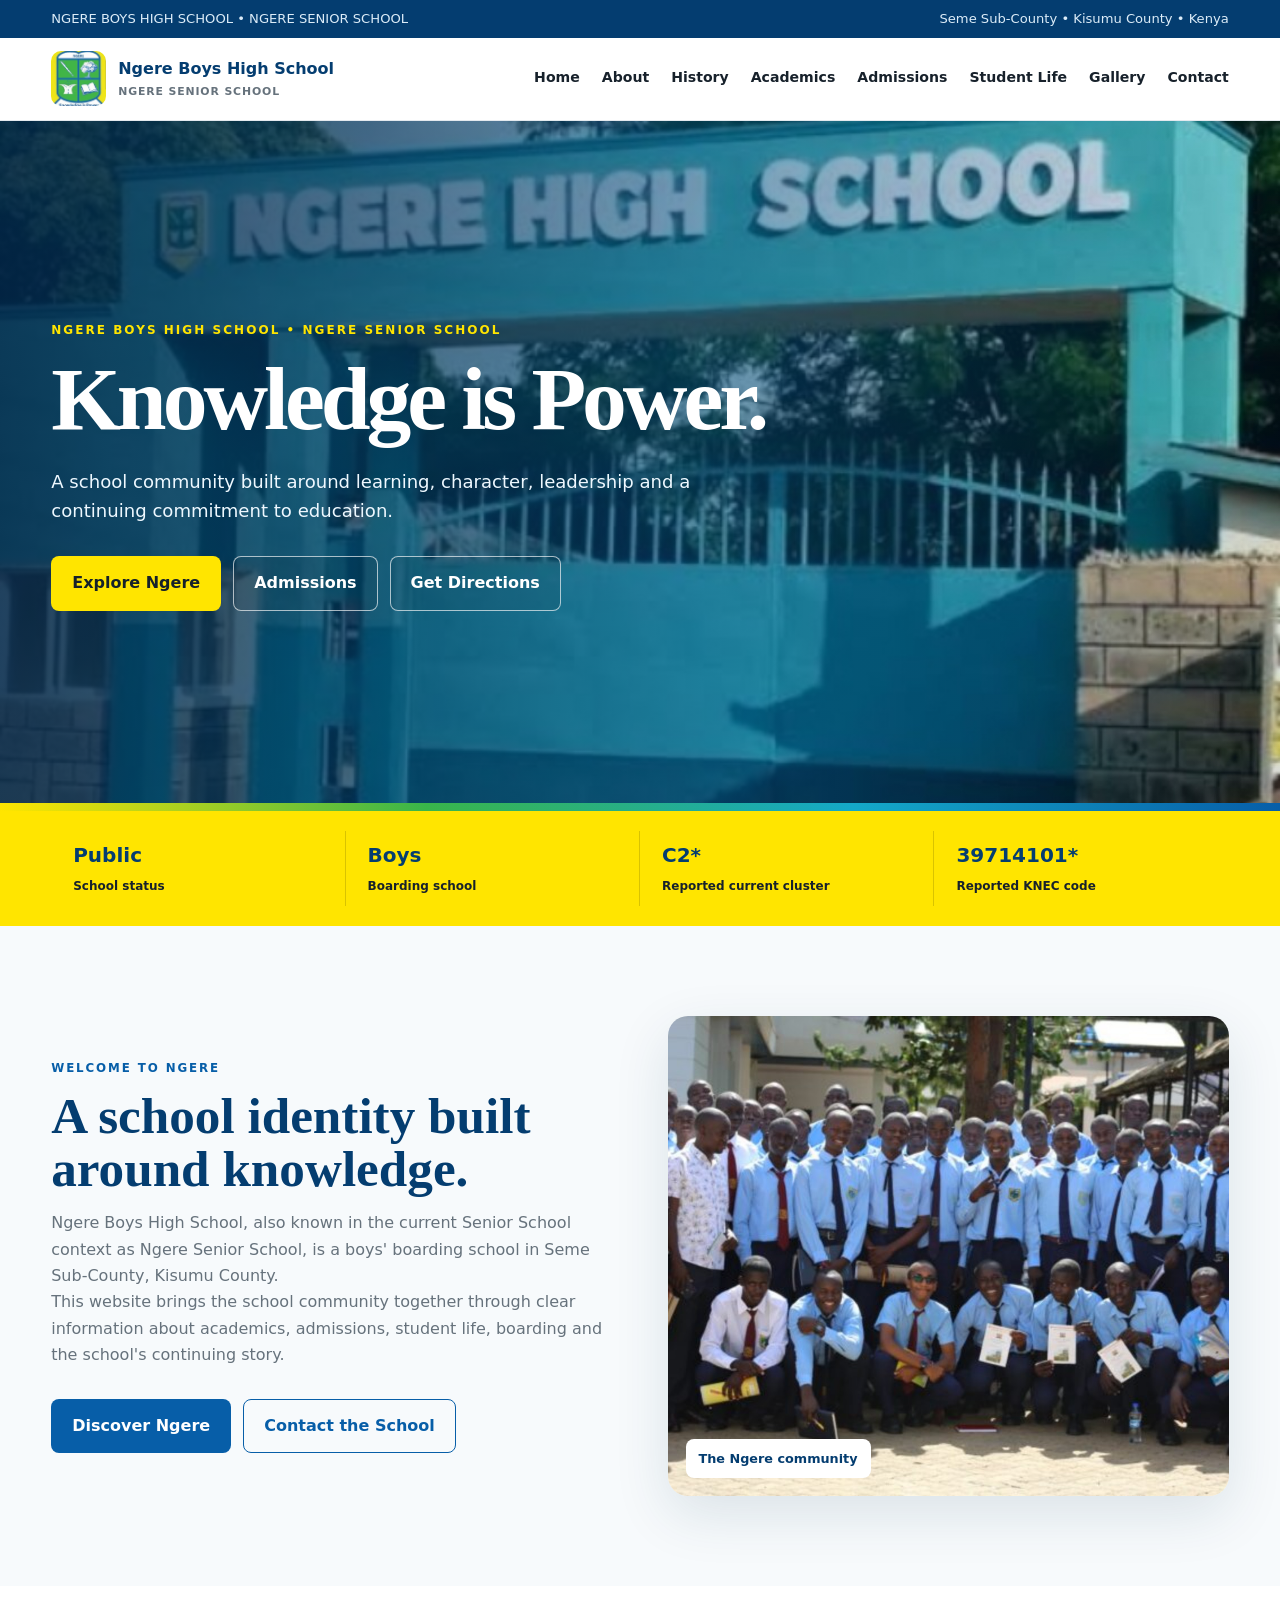
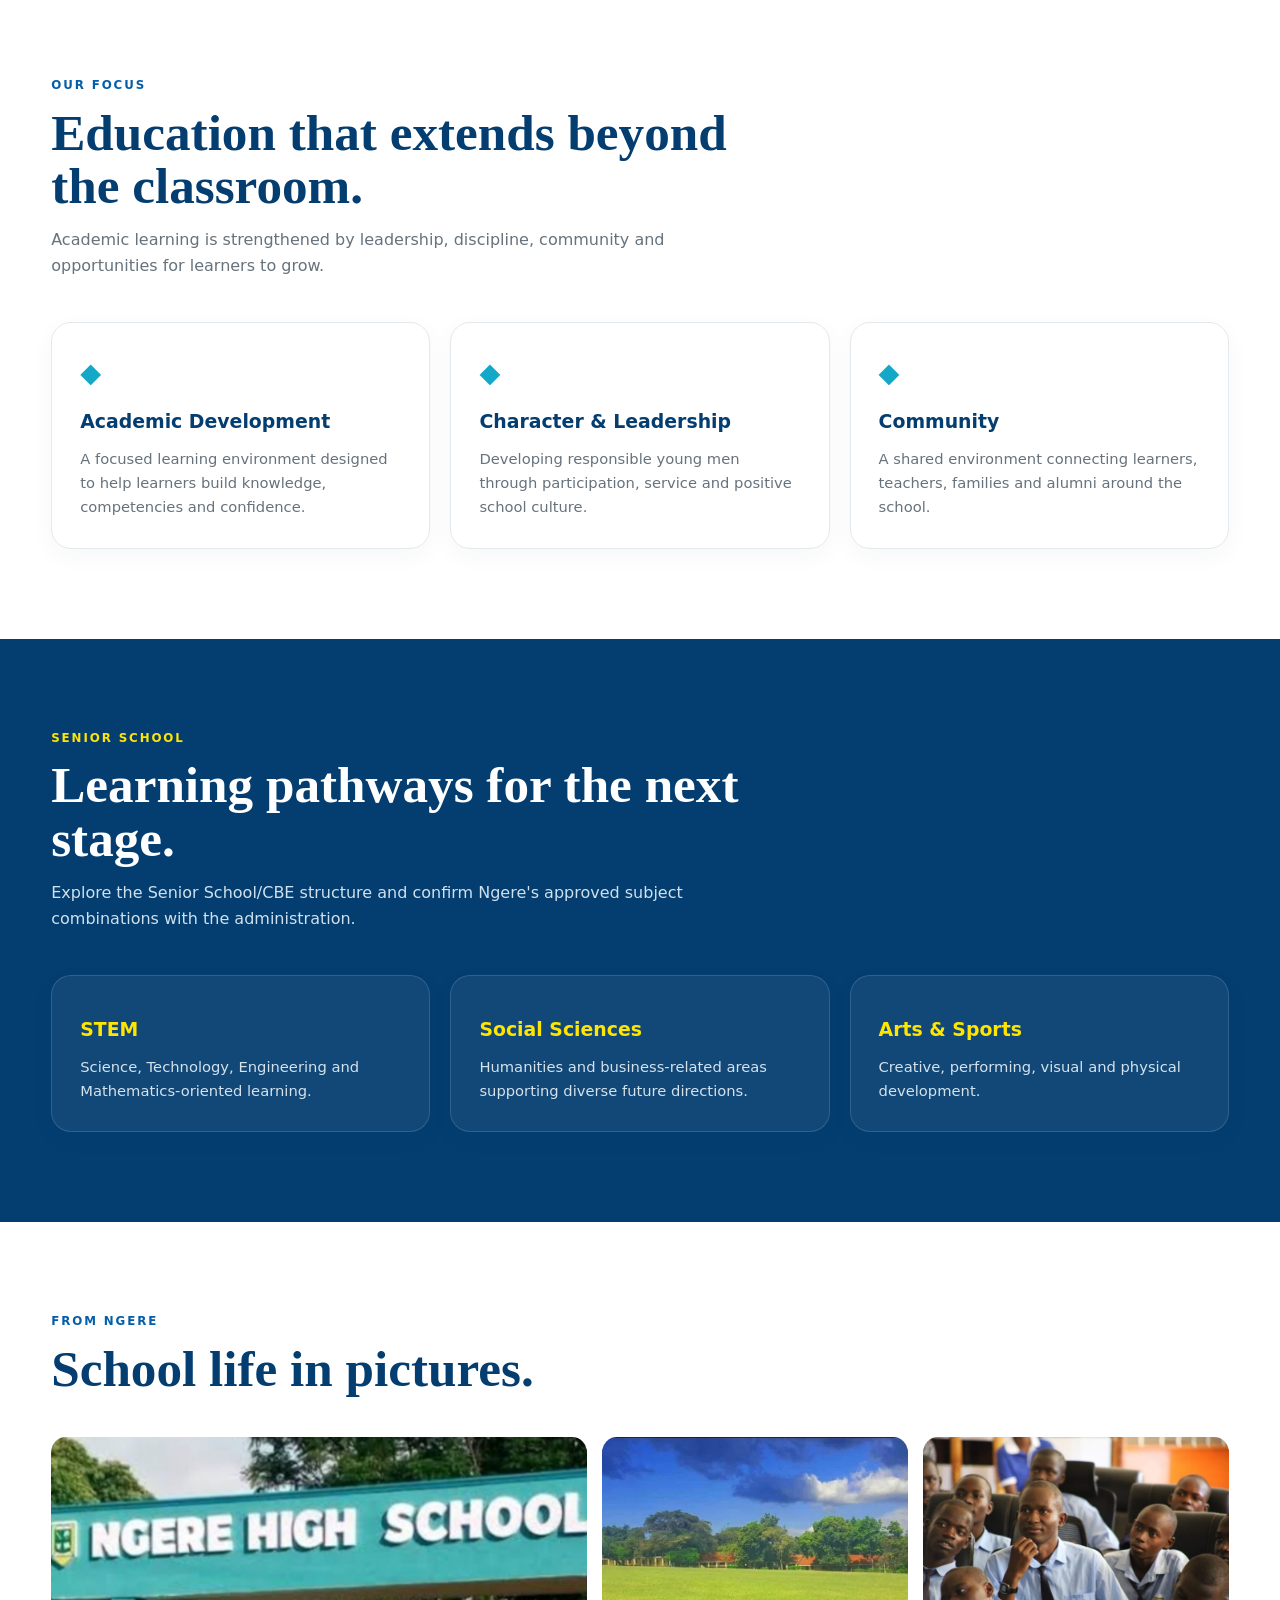
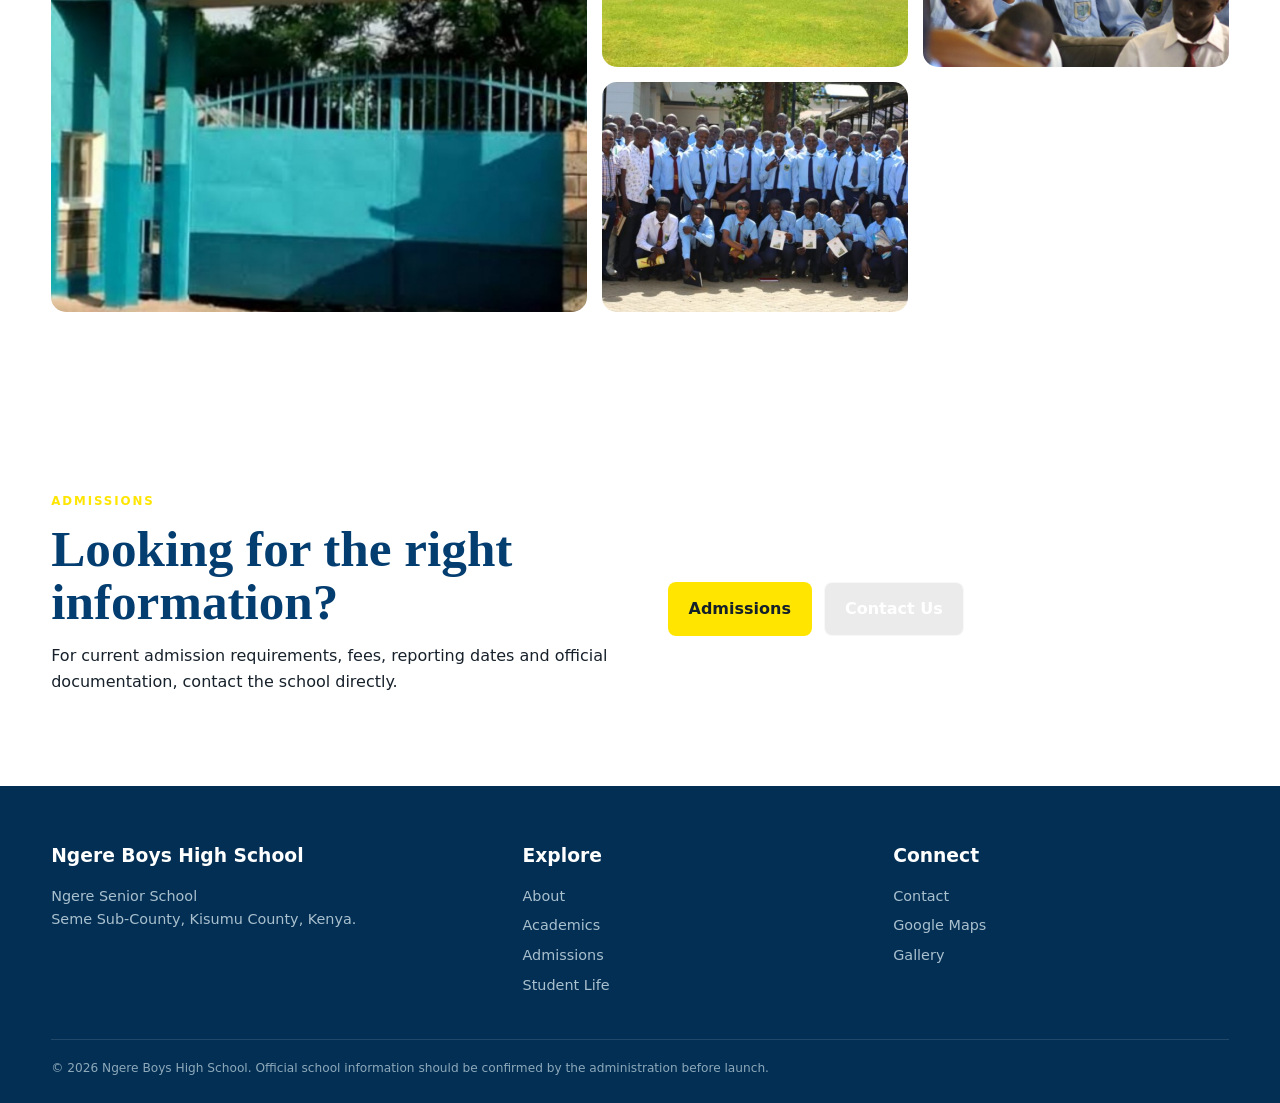
<file: index.html>
<!doctype html><html lang="en"><head><meta charset="utf-8"><meta name="viewport" content="width=device-width,initial-scale=1">
<title>Ngere Boys High School | Ngere Senior School</title><meta name="description" content="Ngere Boys High School | Ngere Senior School — Ngere Senior School, Seme Sub-County, Kisumu County, Kenya.">
<link rel="icon" href="assets/crest.webp"><link rel="stylesheet" href="assets/style.css"></head><body>
<div class="top"><div class="container"><span>NGERE BOYS HIGH SCHOOL • NGERE SENIOR SCHOOL</span><span>Seme Sub-County • Kisumu County • Kenya</span></div></div>
<header><div class="container nav"><a class="brand" href="index.html"><img class="logo" src="assets/crest.webp" alt="Ngere school crest"><div>Ngere Boys High School<small>NGERE SENIOR SCHOOL</small></div></a><button class="menu" aria-label="Open menu">☰</button>
<nav class="navlinks">
<a href="index.html">Home</a><a href="about.html">About</a><a href="history.html">History</a><a href="academics.html">Academics</a>
<a href="admissions.html">Admissions</a><a href="student-life.html">Student Life</a><a href="gallery.html">Gallery</a><a href="contact.html">Contact</a>
</nav></div></header>
<main><section class="hero"><div class="container"><div class="hero-content"><div class="eyebrow">Ngere Boys High School • Ngere Senior School</div><h1>Knowledge is Power.</h1><p>A school community built around learning, character, leadership and a continuing commitment to education.</p><div class="actions"><a class="btn primary" href="about.html">Explore Ngere</a><a class="btn outline" href="admissions.html">Admissions</a><a class="btn outline" target="_blank" href="https://maps.app.goo.gl/aPsyGhStVt4SxyGu6">Get Directions</a></div></div></div></section><div class="band"><div class="container"><div class="band-item"><strong>Public</strong><span>School status</span></div><div class="band-item"><strong>Boys</strong><span>Boarding school</span></div><div class="band-item"><strong>C2*</strong><span>Reported current cluster</span></div><div class="band-item"><strong>39714101*</strong><span>Reported KNEC code</span></div></div></div>
<section class="alt"><div class="container two">
  <div class="copy"><div class="kicker">Welcome to Ngere</div><h2>A school identity built around knowledge.</h2>
  <p>Ngere Boys High School, also known in the current Senior School context as Ngere Senior School, is a boys' boarding school in Seme Sub-County, Kisumu County.</p>
  <p>This website brings the school community together through clear information about academics, admissions, student life, boarding and the school's continuing story.</p>
  <div class="actions"><a class="btn blue" href="about.html">Discover Ngere</a><a class="btn" style="border:1px solid var(--blue);color:var(--blue)" href="contact.html">Contact the School</a></div>
  </div>
  <div class="image-card"><img src="assets/students_group.jpg" alt="Ngere students and teachers"><div class="image-label">The Ngere community</div></div>
</div></section>
<section><div class="container"><div class="section-title"><div class="kicker">Our focus</div><h2>Education that extends beyond the classroom.</h2><p>Academic learning is strengthened by leadership, discipline, community and opportunities for learners to grow.</p></div>
<div class="cards">
<article class="card"><div class="icon">◆</div><h3>Academic Development</h3><p>A focused learning environment designed to help learners build knowledge, competencies and confidence.</p></article>
<article class="card"><div class="icon">◆</div><h3>Character & Leadership</h3><p>Developing responsible young men through participation, service and positive school culture.</p></article>
<article class="card"><div class="icon">◆</div><h3>Community</h3><p>A shared environment connecting learners, teachers, families and alumni around the school.</p></article>
</div></div></section>
<section class="pathways"><div class="container"><div class="section-title"><div class="kicker" style="color:var(--yellow)">Senior School</div><h2>Learning pathways for the next stage.</h2><p>Explore the Senior School/CBE structure and confirm Ngere's approved subject combinations with the administration.</p></div>
<div class="cards"><article class="card"><h3>STEM</h3><p>Science, Technology, Engineering and Mathematics-oriented learning.</p></article><article class="card"><h3>Social Sciences</h3><p>Humanities and business-related areas supporting diverse future directions.</p></article><article class="card"><h3>Arts & Sports</h3><p>Creative, performing, visual and physical development.</p></article></div></div></section>
<section><div class="container"><div class="section-title"><div class="kicker">From Ngere</div><h2>School life in pictures.</h2></div>
<div class="gallery"><img class="big" src="assets/gate.jpg" alt="Ngere High School gate"><img src="assets/grounds.jpg" alt="School grounds"><img src="assets/students_classroom.jpg" alt="Students in a learning environment"><img src="assets/students_group.jpg" alt="Ngere students and teachers"></div></div></section>
<section class="cta"><div class="container two"><div><div class="kicker" style="color:var(--yellow)">Admissions</div><h2>Looking for the right information?</h2><p>For current admission requirements, fees, reporting dates and official documentation, contact the school directly.</p></div><div class="actions"><a class="btn primary" href="admissions.html">Admissions</a><a class="btn outline" href="contact.html">Contact Us</a></div></div></section>
</main>
<footer><div class="container"><div class="footer-grid"><div><h3>Ngere Boys High School</h3><p>Ngere Senior School<br>Seme Sub-County, Kisumu County, Kenya.</p></div><div><h3>Explore</h3><a href="about.html">About</a><a href="academics.html">Academics</a><a href="admissions.html">Admissions</a><a href="student-life.html">Student Life</a></div><div><h3>Connect</h3><a href="contact.html">Contact</a><a target="_blank" href="https://maps.app.goo.gl/aPsyGhStVt4SxyGu6">Google Maps</a><a href="gallery.html">Gallery</a></div></div><div class="copyright">© <span data-year></span> Ngere Boys High School. Official school information should be confirmed by the administration before launch.</div></div></footer>
<script src="assets/site.js"></script></body></html>
</file>
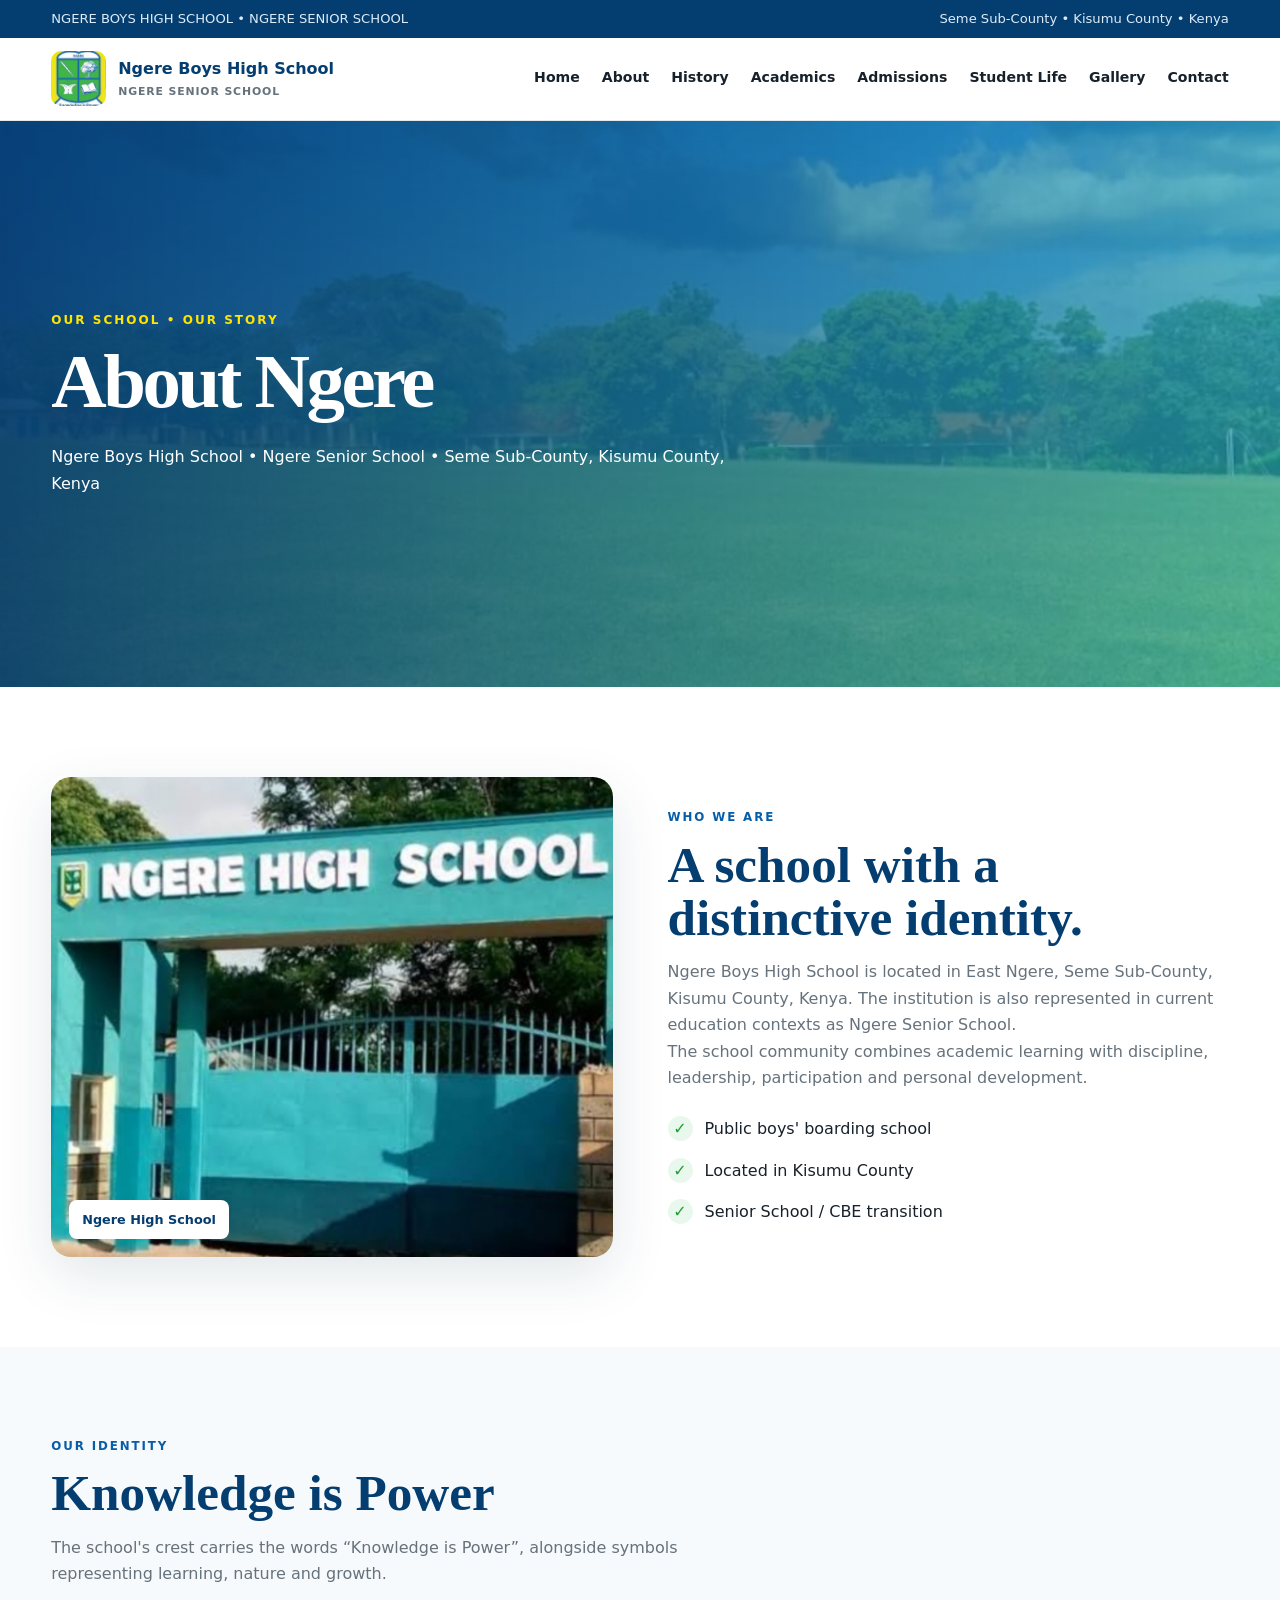
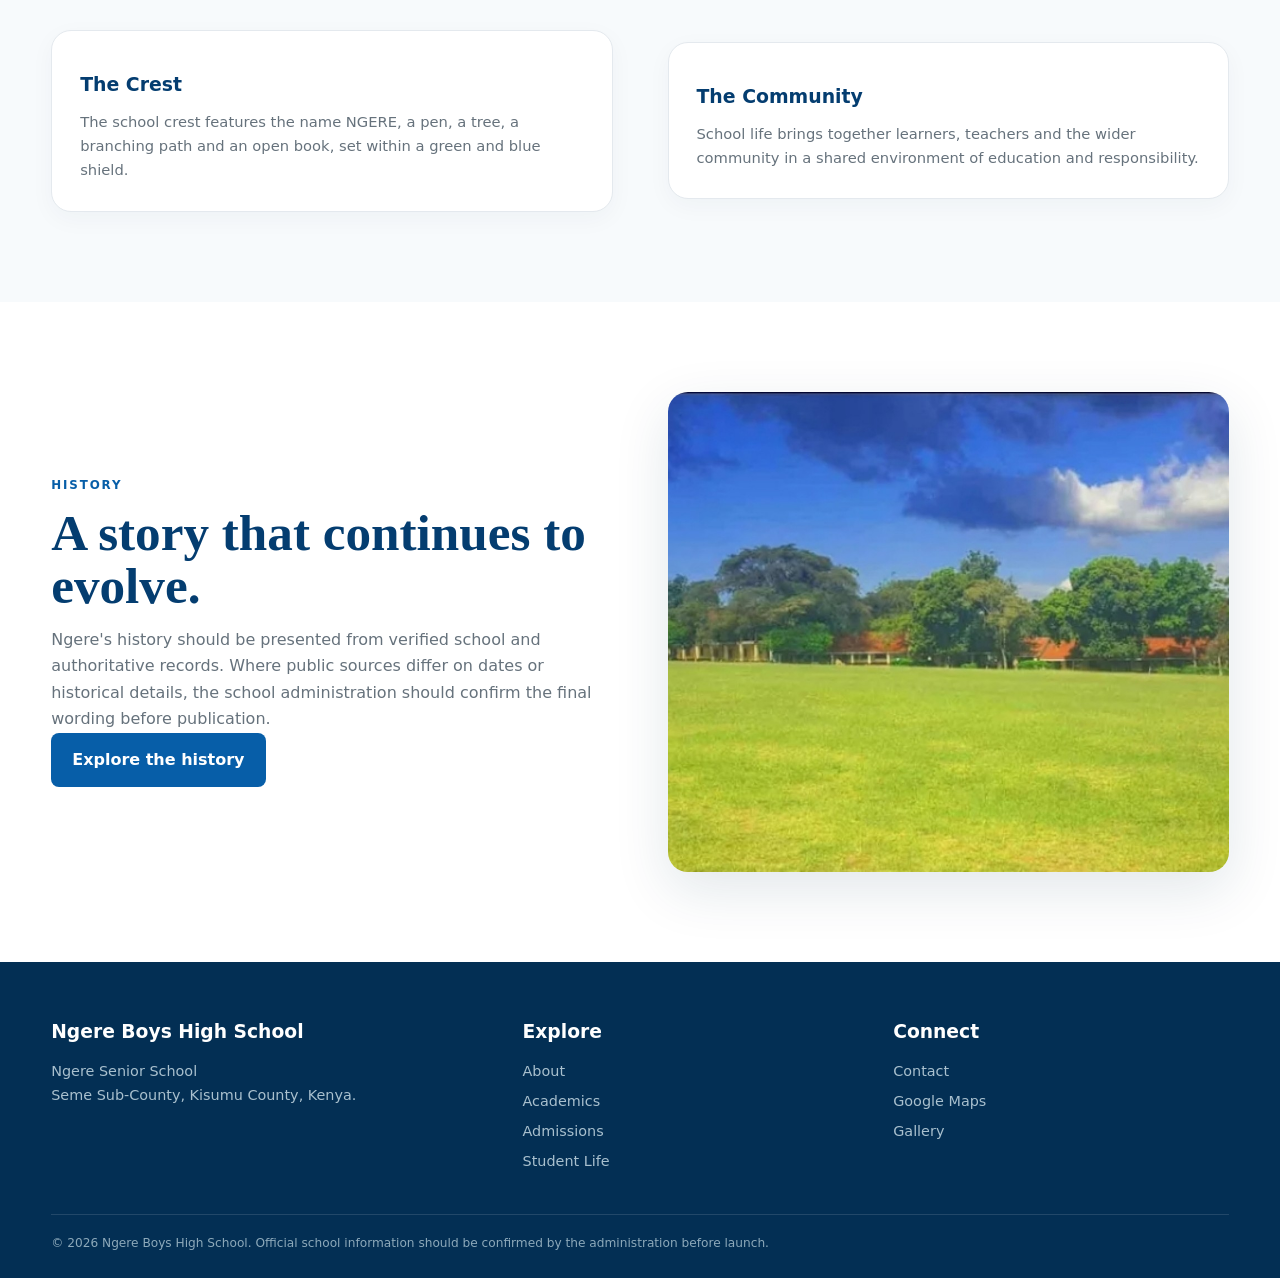
<file: about.html>
<!doctype html><html lang="en"><head><meta charset="utf-8"><meta name="viewport" content="width=device-width,initial-scale=1">
<title>About Ngere | Ngere Boys High School</title><meta name="description" content="About Ngere | Ngere Boys High School — Ngere Senior School, Seme Sub-County, Kisumu County, Kenya.">
<link rel="icon" href="assets/crest.webp"><link rel="stylesheet" href="assets/style.css"></head><body>
<div class="top"><div class="container"><span>NGERE BOYS HIGH SCHOOL • NGERE SENIOR SCHOOL</span><span>Seme Sub-County • Kisumu County • Kenya</span></div></div>
<header><div class="container nav"><a class="brand" href="index.html"><img class="logo" src="assets/crest.webp" alt="Ngere school crest"><div>Ngere Boys High School<small>NGERE SENIOR SCHOOL</small></div></a><button class="menu" aria-label="Open menu">☰</button>
<nav class="navlinks">
<a href="index.html">Home</a><a href="about.html">About</a><a href="history.html">History</a><a href="academics.html">Academics</a>
<a href="admissions.html">Admissions</a><a href="student-life.html">Student Life</a><a href="gallery.html">Gallery</a><a href="contact.html">Contact</a>
</nav></div></header>
<main>
<section class="page-hero"><div class="container"><div class="hero-content"><div class="eyebrow">OUR SCHOOL • OUR STORY</div><h1>About Ngere</h1><p>Ngere Boys High School • Ngere Senior School • Seme Sub-County, Kisumu County, Kenya</p></div></div></section>
<section><div class="container two"><div class="image-card"><img src="assets/gate.jpg" alt="Ngere High School entrance"><div class="image-label">Ngere High School</div></div><div class="copy"><div class="kicker">Who we are</div><h2>A school with a distinctive identity.</h2><p>Ngere Boys High School is located in East Ngere, Seme Sub-County, Kisumu County, Kenya. The institution is also represented in current education contexts as Ngere Senior School.</p><p>The school community combines academic learning with discipline, leadership, participation and personal development.</p><div class="checks"><div><span class="check">✓</span><span>Public boys' boarding school</span></div><div><span class="check">✓</span><span>Located in Kisumu County</span></div><div><span class="check">✓</span><span>Senior School / CBE transition</span></div></div></div></div></section>
<section class="alt"><div class="container"><div class="section-title"><div class="kicker">Our identity</div><h2>Knowledge is Power</h2><p>The school's crest carries the words “Knowledge is Power”, alongside symbols representing learning, nature and growth.</p></div><div class="two"><div class="card"><h3>The Crest</h3><p>The school crest features the name NGERE, a pen, a tree, a branching path and an open book, set within a green and blue shield.</p></div><div class="card"><h3>The Community</h3><p>School life brings together learners, teachers and the wider community in a shared environment of education and responsibility.</p></div></div></div></section>
<section><div class="container two"><div class="copy"><div class="kicker">History</div><h2>A story that continues to evolve.</h2><p>Ngere's history should be presented from verified school and authoritative records. Where public sources differ on dates or historical details, the school administration should confirm the final wording before publication.</p><a class="btn blue" href="history.html">Explore the history</a></div><div class="image-card"><img src="assets/grounds.jpg" alt="Ngere school grounds"></div></div></section>
</main>
<footer><div class="container"><div class="footer-grid"><div><h3>Ngere Boys High School</h3><p>Ngere Senior School<br>Seme Sub-County, Kisumu County, Kenya.</p></div><div><h3>Explore</h3><a href="about.html">About</a><a href="academics.html">Academics</a><a href="admissions.html">Admissions</a><a href="student-life.html">Student Life</a></div><div><h3>Connect</h3><a href="contact.html">Contact</a><a target="_blank" href="https://maps.app.goo.gl/aPsyGhStVt4SxyGu6">Google Maps</a><a href="gallery.html">Gallery</a></div></div><div class="copyright">© <span data-year></span> Ngere Boys High School. Official school information should be confirmed by the administration before launch.</div></div></footer>
<script src="assets/site.js"></script></body></html>
</file>
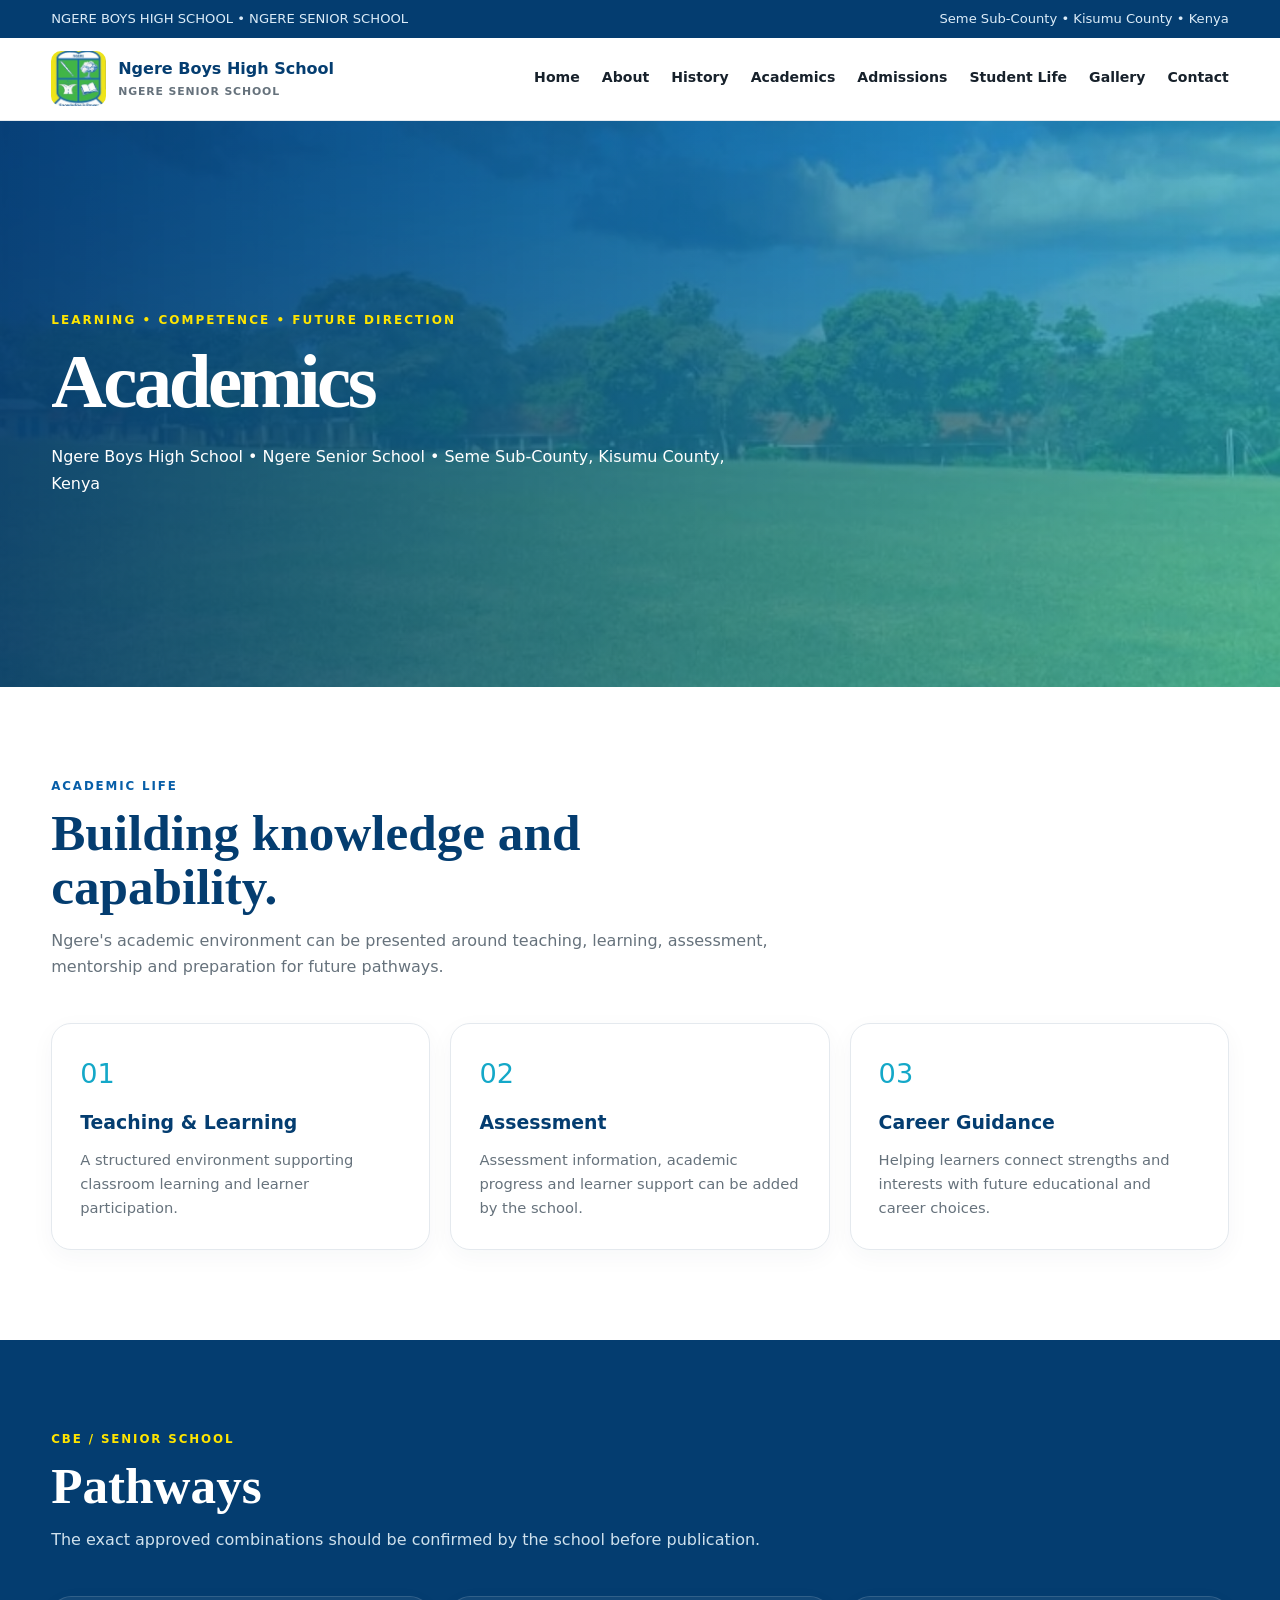
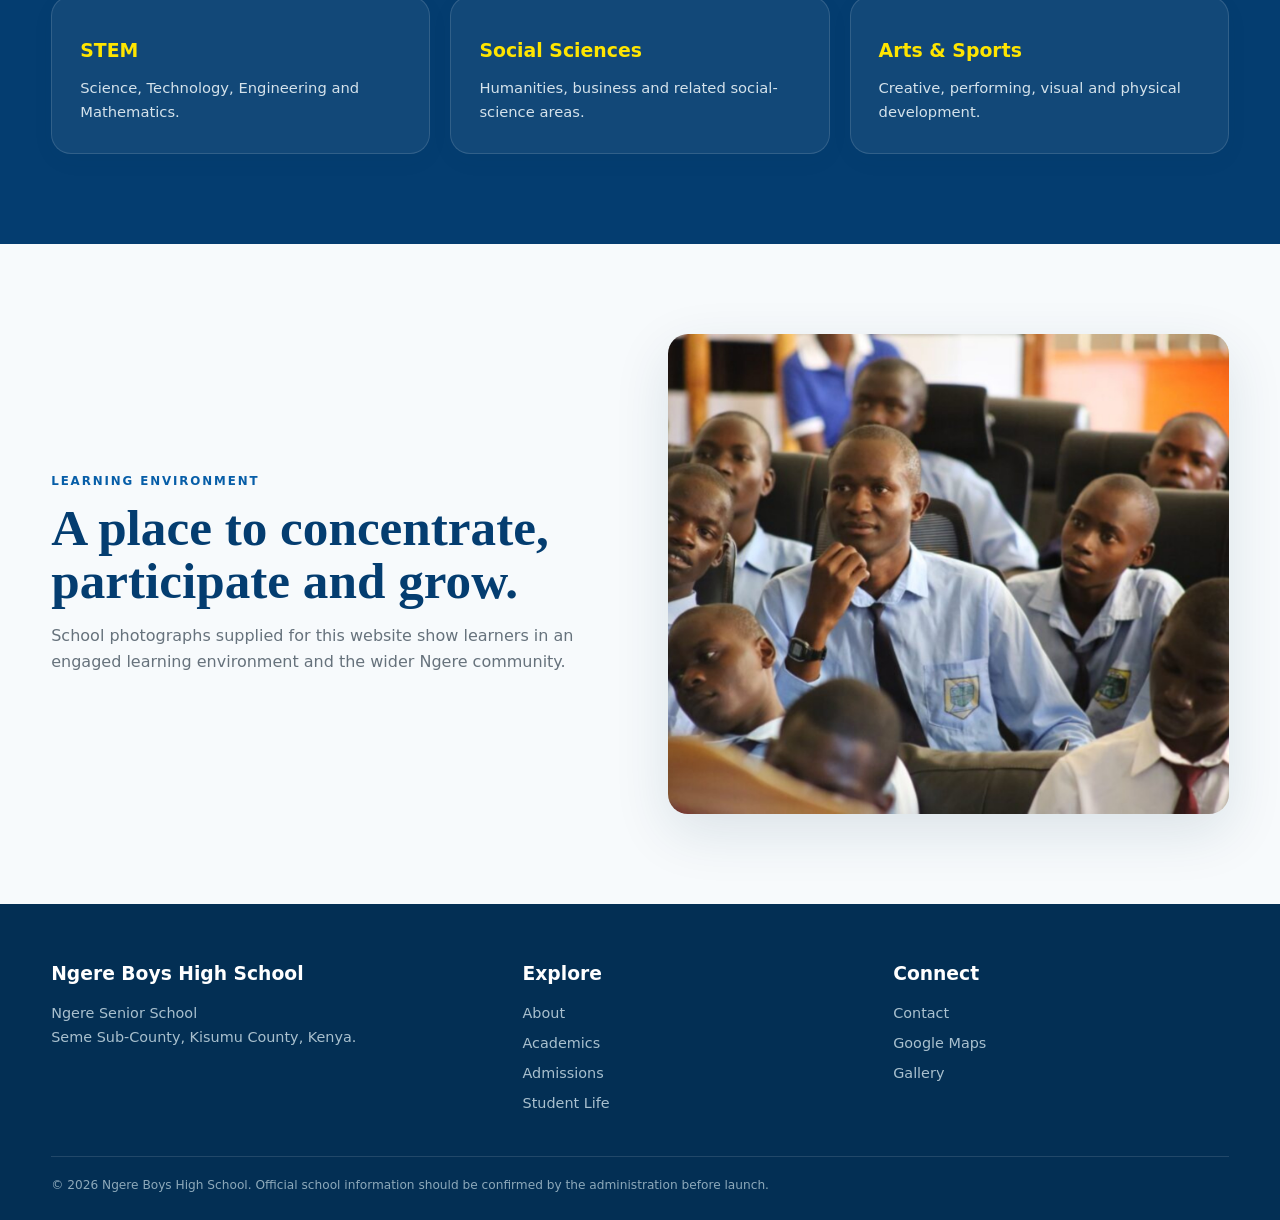
<file: academics.html>
<!doctype html><html lang="en"><head><meta charset="utf-8"><meta name="viewport" content="width=device-width,initial-scale=1">
<title>Academics | Ngere Boys High School</title><meta name="description" content="Academics | Ngere Boys High School — Ngere Senior School, Seme Sub-County, Kisumu County, Kenya.">
<link rel="icon" href="assets/crest.webp"><link rel="stylesheet" href="assets/style.css"></head><body>
<div class="top"><div class="container"><span>NGERE BOYS HIGH SCHOOL • NGERE SENIOR SCHOOL</span><span>Seme Sub-County • Kisumu County • Kenya</span></div></div>
<header><div class="container nav"><a class="brand" href="index.html"><img class="logo" src="assets/crest.webp" alt="Ngere school crest"><div>Ngere Boys High School<small>NGERE SENIOR SCHOOL</small></div></a><button class="menu" aria-label="Open menu">☰</button>
<nav class="navlinks">
<a href="index.html">Home</a><a href="about.html">About</a><a href="history.html">History</a><a href="academics.html">Academics</a>
<a href="admissions.html">Admissions</a><a href="student-life.html">Student Life</a><a href="gallery.html">Gallery</a><a href="contact.html">Contact</a>
</nav></div></header>
<main>
<section class="page-hero"><div class="container"><div class="hero-content"><div class="eyebrow">LEARNING • COMPETENCE • FUTURE DIRECTION</div><h1>Academics</h1><p>Ngere Boys High School • Ngere Senior School • Seme Sub-County, Kisumu County, Kenya</p></div></div></section>
<section><div class="container"><div class="section-title"><div class="kicker">Academic life</div><h2>Building knowledge and capability.</h2><p>Ngere's academic environment can be presented around teaching, learning, assessment, mentorship and preparation for future pathways.</p></div><div class="cards">
<article class="card"><div class="icon">01</div><h3>Teaching & Learning</h3><p>A structured environment supporting classroom learning and learner participation.</p></article>
<article class="card"><div class="icon">02</div><h3>Assessment</h3><p>Assessment information, academic progress and learner support can be added by the school.</p></article>
<article class="card"><div class="icon">03</div><h3>Career Guidance</h3><p>Helping learners connect strengths and interests with future educational and career choices.</p></article>
</div></div></section>
<section class="pathways"><div class="container"><div class="section-title"><div class="kicker" style="color:var(--yellow)">CBE / Senior School</div><h2>Pathways</h2><p>The exact approved combinations should be confirmed by the school before publication.</p></div><div class="cards"><article class="card"><h3>STEM</h3><p>Science, Technology, Engineering and Mathematics.</p></article><article class="card"><h3>Social Sciences</h3><p>Humanities, business and related social-science areas.</p></article><article class="card"><h3>Arts & Sports</h3><p>Creative, performing, visual and physical development.</p></article></div></div></section>
<section class="alt"><div class="container two"><div class="copy"><div class="kicker">Learning environment</div><h2>A place to concentrate, participate and grow.</h2><p>School photographs supplied for this website show learners in an engaged learning environment and the wider Ngere community.</p></div><div class="image-card"><img src="assets/students_classroom.jpg" alt="Ngere students"></div></div></section>
</main>
<footer><div class="container"><div class="footer-grid"><div><h3>Ngere Boys High School</h3><p>Ngere Senior School<br>Seme Sub-County, Kisumu County, Kenya.</p></div><div><h3>Explore</h3><a href="about.html">About</a><a href="academics.html">Academics</a><a href="admissions.html">Admissions</a><a href="student-life.html">Student Life</a></div><div><h3>Connect</h3><a href="contact.html">Contact</a><a target="_blank" href="https://maps.app.goo.gl/aPsyGhStVt4SxyGu6">Google Maps</a><a href="gallery.html">Gallery</a></div></div><div class="copyright">© <span data-year></span> Ngere Boys High School. Official school information should be confirmed by the administration before launch.</div></div></footer>
<script src="assets/site.js"></script></body></html>
</file>
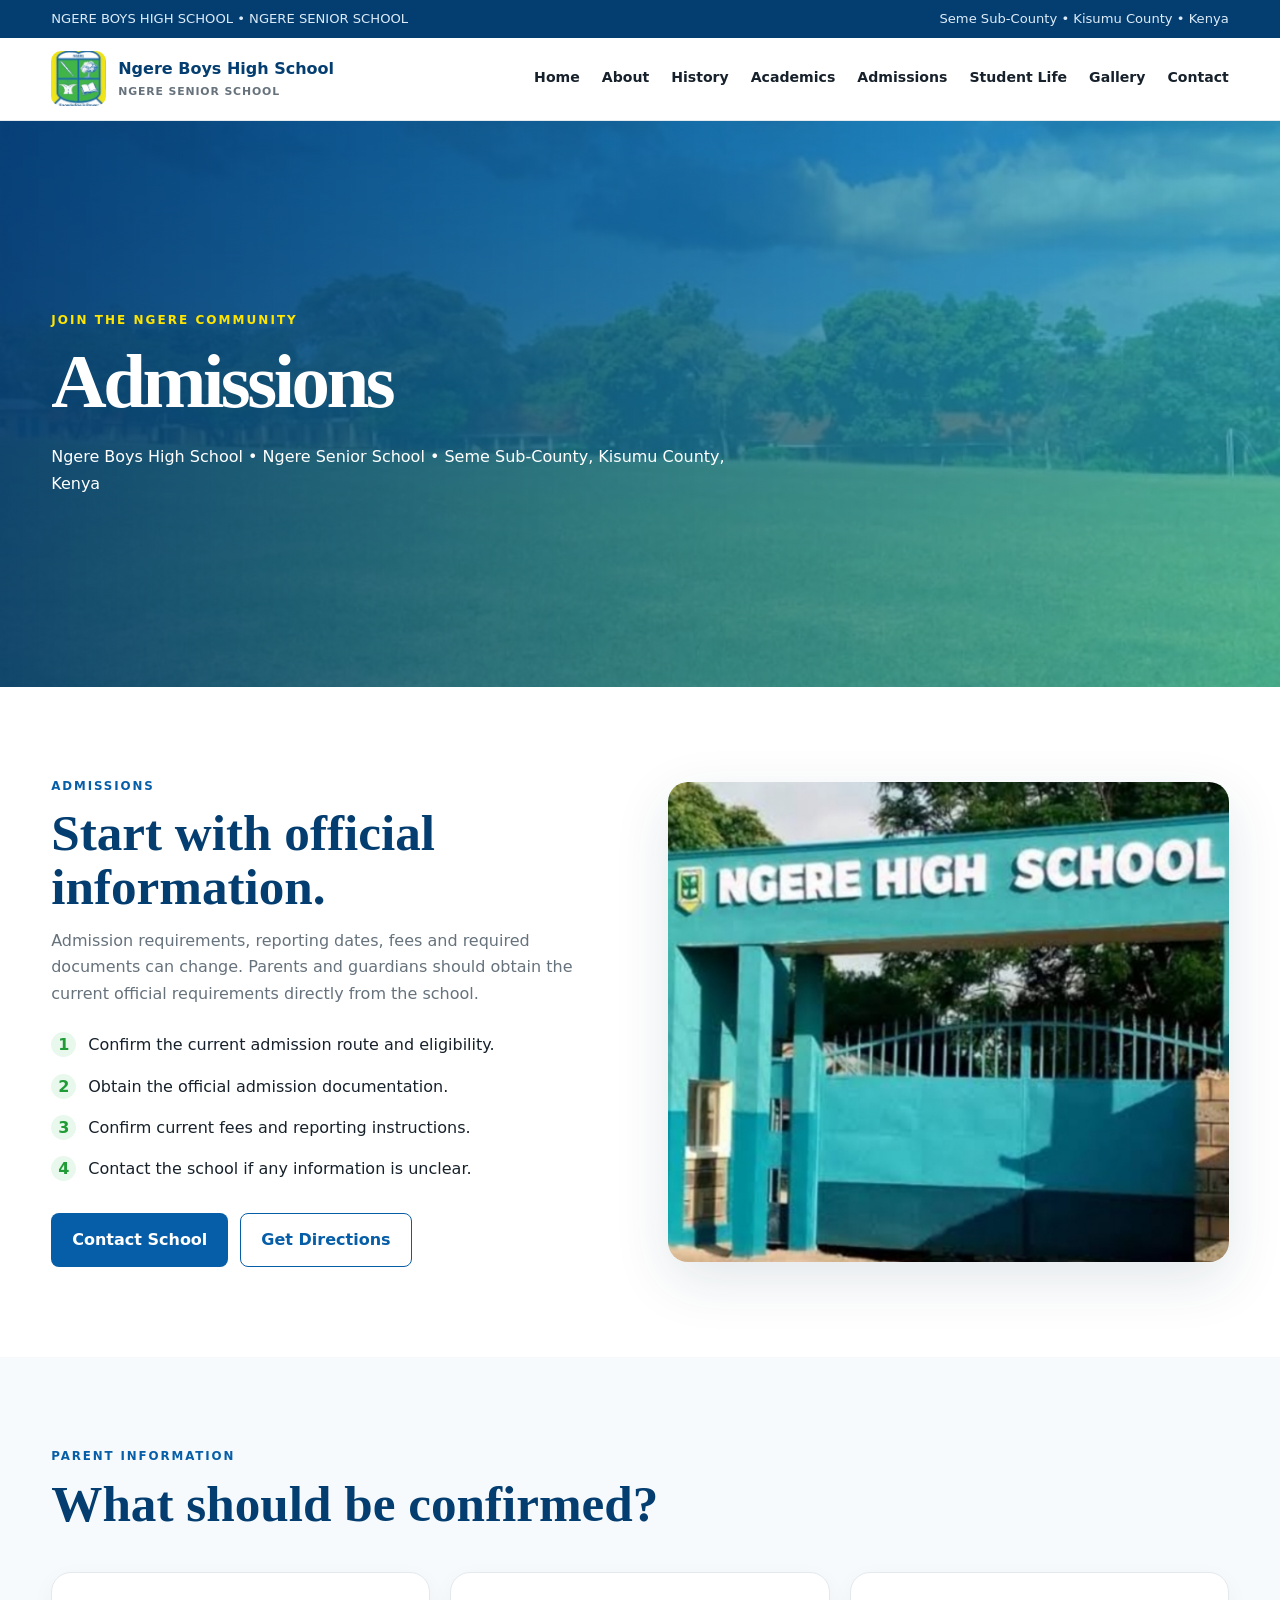
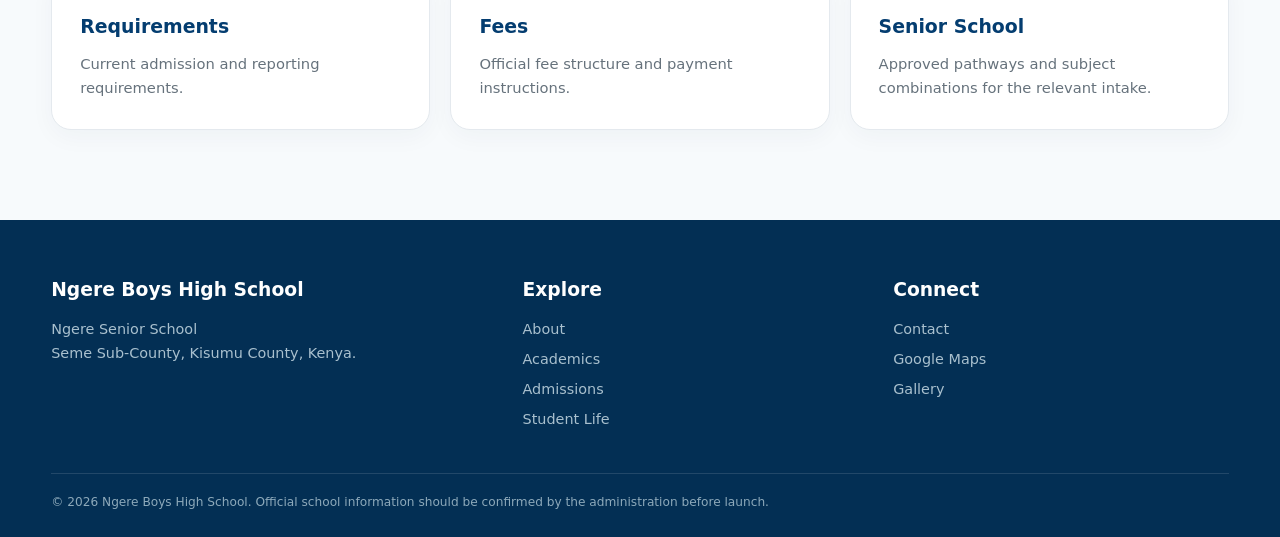
<file: admissions.html>
<!doctype html><html lang="en"><head><meta charset="utf-8"><meta name="viewport" content="width=device-width,initial-scale=1">
<title>Admissions | Ngere Boys High School</title><meta name="description" content="Admissions | Ngere Boys High School — Ngere Senior School, Seme Sub-County, Kisumu County, Kenya.">
<link rel="icon" href="assets/crest.webp"><link rel="stylesheet" href="assets/style.css"></head><body>
<div class="top"><div class="container"><span>NGERE BOYS HIGH SCHOOL • NGERE SENIOR SCHOOL</span><span>Seme Sub-County • Kisumu County • Kenya</span></div></div>
<header><div class="container nav"><a class="brand" href="index.html"><img class="logo" src="assets/crest.webp" alt="Ngere school crest"><div>Ngere Boys High School<small>NGERE SENIOR SCHOOL</small></div></a><button class="menu" aria-label="Open menu">☰</button>
<nav class="navlinks">
<a href="index.html">Home</a><a href="about.html">About</a><a href="history.html">History</a><a href="academics.html">Academics</a>
<a href="admissions.html">Admissions</a><a href="student-life.html">Student Life</a><a href="gallery.html">Gallery</a><a href="contact.html">Contact</a>
</nav></div></header>
<main>
<section class="page-hero"><div class="container"><div class="hero-content"><div class="eyebrow">JOIN THE NGERE COMMUNITY</div><h1>Admissions</h1><p>Ngere Boys High School • Ngere Senior School • Seme Sub-County, Kisumu County, Kenya</p></div></div></section>
<section><div class="container two"><div class="copy"><div class="kicker">Admissions</div><h2>Start with official information.</h2><p>Admission requirements, reporting dates, fees and required documents can change. Parents and guardians should obtain the current official requirements directly from the school.</p><div class="checks"><div><span class="check">1</span><span>Confirm the current admission route and eligibility.</span></div><div><span class="check">2</span><span>Obtain the official admission documentation.</span></div><div><span class="check">3</span><span>Confirm current fees and reporting instructions.</span></div><div><span class="check">4</span><span>Contact the school if any information is unclear.</span></div></div><div class="actions"><a class="btn blue" href="contact.html">Contact School</a><a class="btn" style="border:1px solid var(--blue);color:var(--blue)" target="_blank" href="https://maps.app.goo.gl/aPsyGhStVt4SxyGu6">Get Directions</a></div></div><div class="image-card"><img src="assets/gate.jpg" alt="Ngere High School gate"></div></div></section>
<section class="alt"><div class="container"><div class="section-title"><div class="kicker">Parent information</div><h2>What should be confirmed?</h2></div><div class="cards"><article class="card"><h3>Requirements</h3><p>Current admission and reporting requirements.</p></article><article class="card"><h3>Fees</h3><p>Official fee structure and payment instructions.</p></article><article class="card"><h3>Senior School</h3><p>Approved pathways and subject combinations for the relevant intake.</p></article></div></div></section>
</main>
<footer><div class="container"><div class="footer-grid"><div><h3>Ngere Boys High School</h3><p>Ngere Senior School<br>Seme Sub-County, Kisumu County, Kenya.</p></div><div><h3>Explore</h3><a href="about.html">About</a><a href="academics.html">Academics</a><a href="admissions.html">Admissions</a><a href="student-life.html">Student Life</a></div><div><h3>Connect</h3><a href="contact.html">Contact</a><a target="_blank" href="https://maps.app.goo.gl/aPsyGhStVt4SxyGu6">Google Maps</a><a href="gallery.html">Gallery</a></div></div><div class="copyright">© <span data-year></span> Ngere Boys High School. Official school information should be confirmed by the administration before launch.</div></div></footer>
<script src="assets/site.js"></script></body></html>
</file>
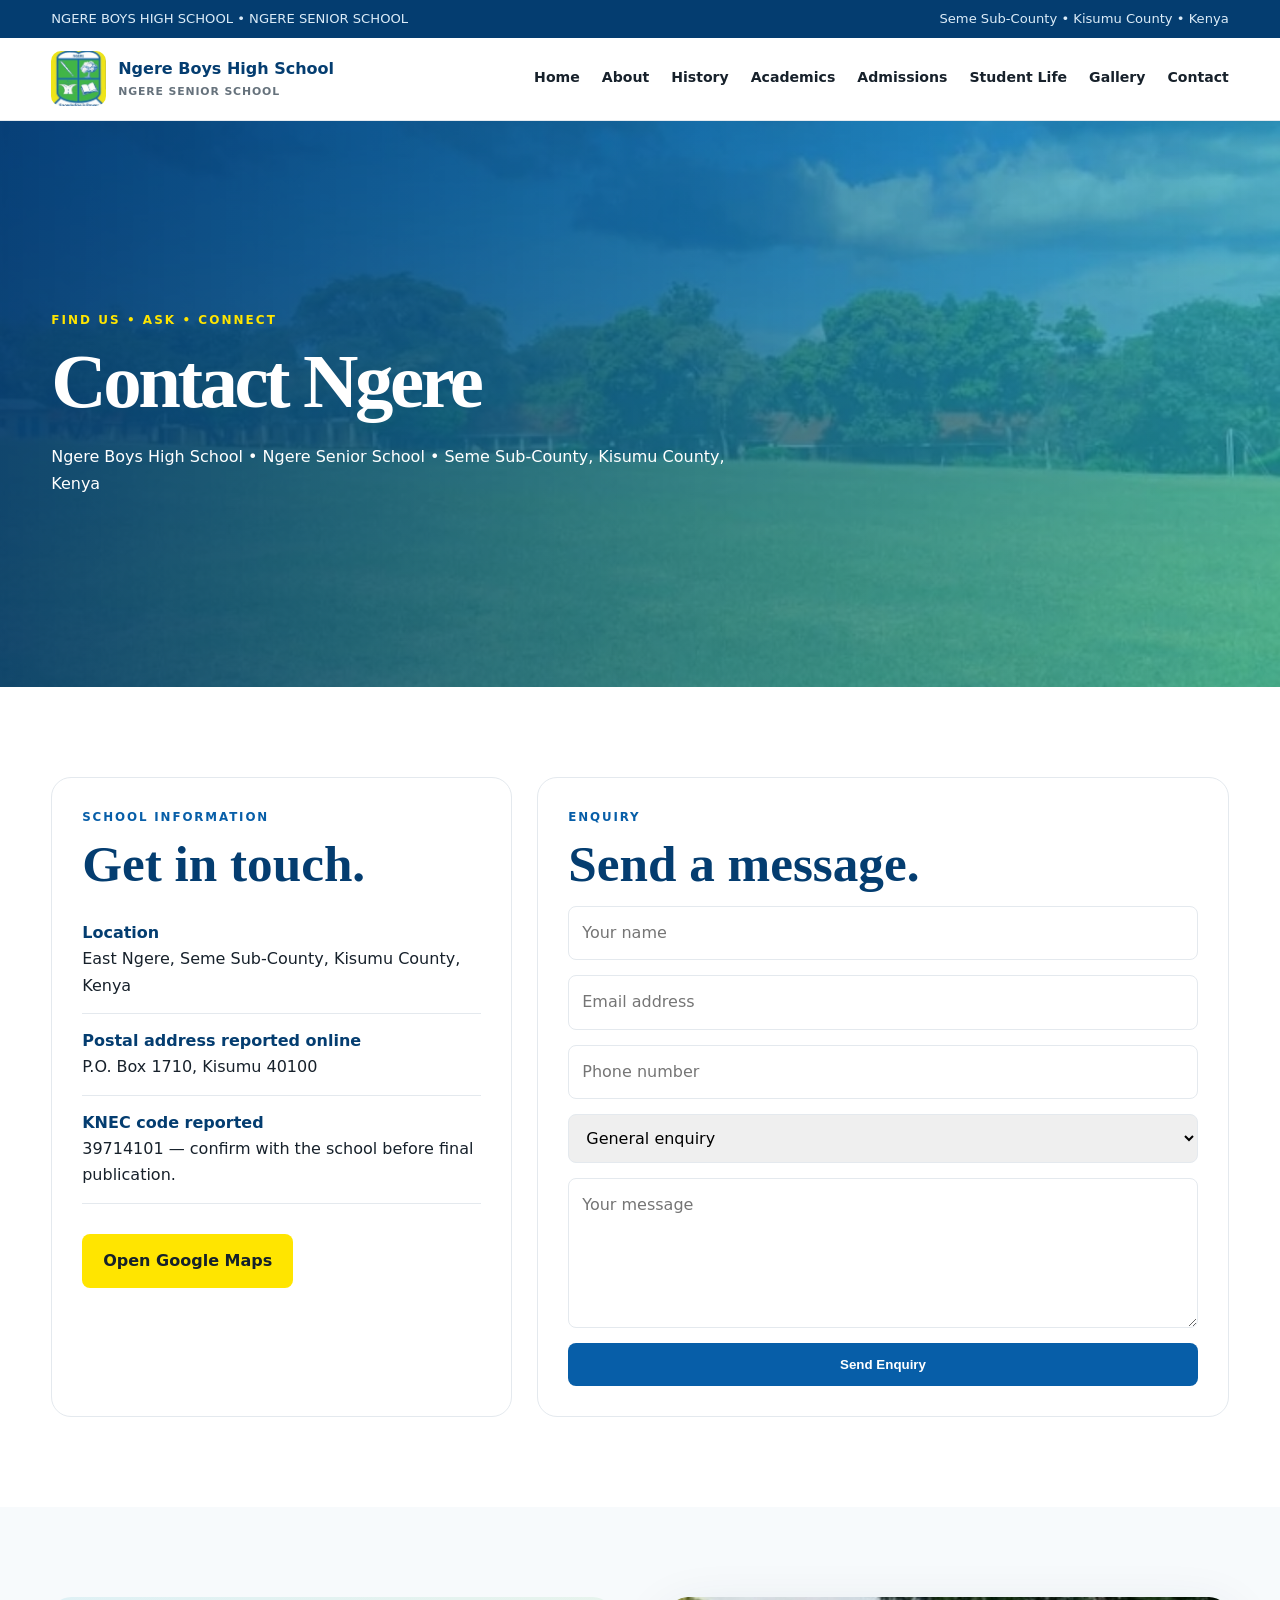
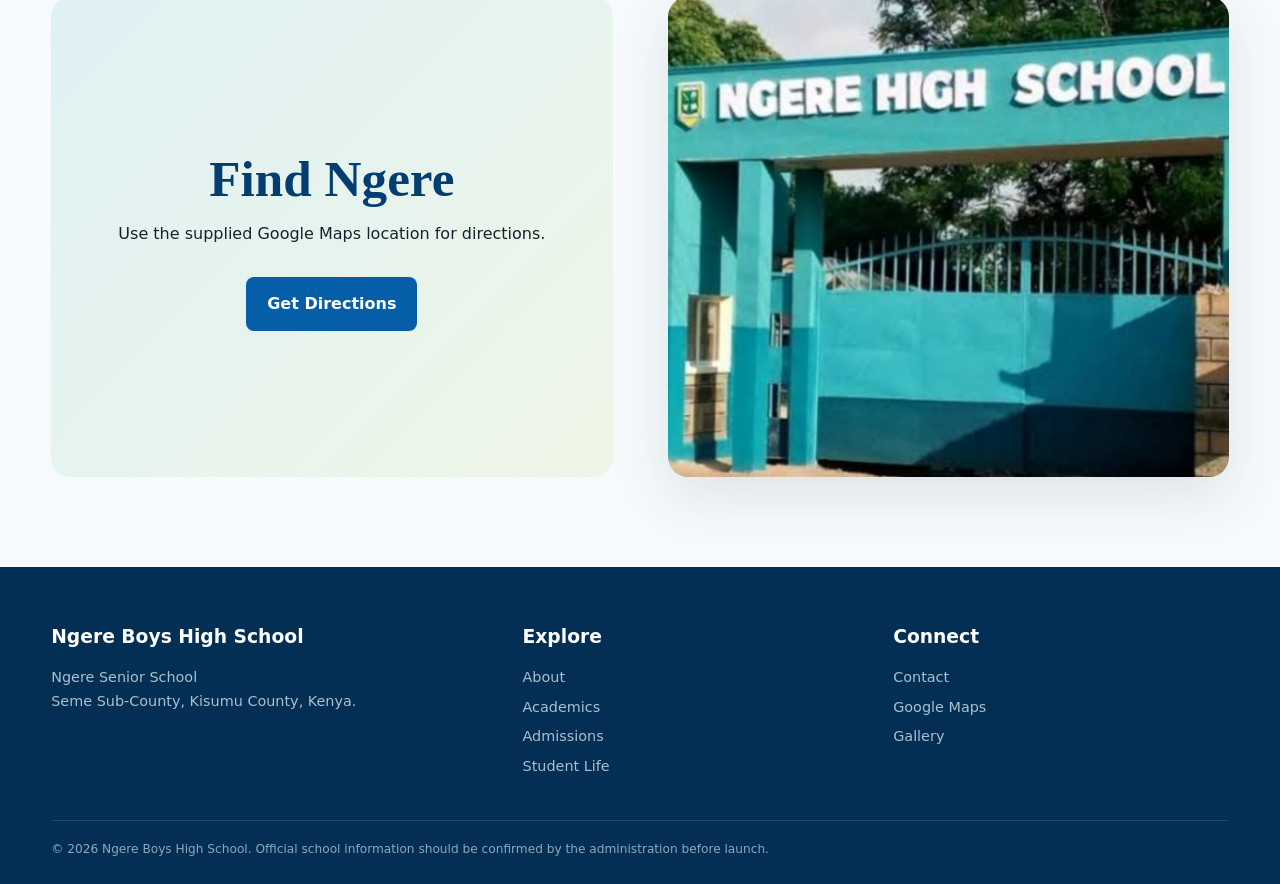
<file: contact.html>
<!doctype html><html lang="en"><head><meta charset="utf-8"><meta name="viewport" content="width=device-width,initial-scale=1">
<title>Contact | Ngere Boys High School</title><meta name="description" content="Contact | Ngere Boys High School — Ngere Senior School, Seme Sub-County, Kisumu County, Kenya.">
<link rel="icon" href="assets/crest.webp"><link rel="stylesheet" href="assets/style.css"></head><body>
<div class="top"><div class="container"><span>NGERE BOYS HIGH SCHOOL • NGERE SENIOR SCHOOL</span><span>Seme Sub-County • Kisumu County • Kenya</span></div></div>
<header><div class="container nav"><a class="brand" href="index.html"><img class="logo" src="assets/crest.webp" alt="Ngere school crest"><div>Ngere Boys High School<small>NGERE SENIOR SCHOOL</small></div></a><button class="menu" aria-label="Open menu">☰</button>
<nav class="navlinks">
<a href="index.html">Home</a><a href="about.html">About</a><a href="history.html">History</a><a href="academics.html">Academics</a>
<a href="admissions.html">Admissions</a><a href="student-life.html">Student Life</a><a href="gallery.html">Gallery</a><a href="contact.html">Contact</a>
</nav></div></header>
<main>
<section class="page-hero"><div class="container"><div class="hero-content"><div class="eyebrow">FIND US • ASK • CONNECT</div><h1>Contact Ngere</h1><p>Ngere Boys High School • Ngere Senior School • Seme Sub-County, Kisumu County, Kenya</p></div></div></section>
<section><div class="container contact-grid"><div class="contact-card"><div class="kicker">School information</div><h2>Get in touch.</h2><div class="contact-item"><b>Location</b>East Ngere, Seme Sub-County, Kisumu County, Kenya</div><div class="contact-item"><b>Postal address reported online</b>P.O. Box 1710, Kisumu 40100</div><div class="contact-item"><b>KNEC code reported</b>39714101 — confirm with the school before final publication.</div><div class="actions"><a class="btn primary" target="_blank" href="https://maps.app.goo.gl/aPsyGhStVt4SxyGu6">Open Google Maps</a></div></div><div class="contact-card"><div class="kicker">Enquiry</div><h2>Send a message.</h2><form class="form" onsubmit="event.preventDefault();alert('This demo form is ready for connection to the school email/backend.');"><input required placeholder="Your name"><input type="email" required placeholder="Email address"><input placeholder="Phone number"><select><option>General enquiry</option><option>Admissions</option><option>Academics</option><option>Alumni</option></select><textarea required placeholder="Your message"></textarea><button class="btn blue" type="submit">Send Enquiry</button></form></div></div></section>
<section class="alt"><div class="container two"><div class="mapbox"><div><h2>Find Ngere</h2><p>Use the supplied Google Maps location for directions.</p><div class="actions" style="justify-content:center"><a class="btn blue" target="_blank" href="https://maps.app.goo.gl/aPsyGhStVt4SxyGu6">Get Directions</a></div></div></div><div class="image-card"><img src="assets/gate.jpg" alt="Ngere High School gate"></div></div></section>
</main>
<footer><div class="container"><div class="footer-grid"><div><h3>Ngere Boys High School</h3><p>Ngere Senior School<br>Seme Sub-County, Kisumu County, Kenya.</p></div><div><h3>Explore</h3><a href="about.html">About</a><a href="academics.html">Academics</a><a href="admissions.html">Admissions</a><a href="student-life.html">Student Life</a></div><div><h3>Connect</h3><a href="contact.html">Contact</a><a target="_blank" href="https://maps.app.goo.gl/aPsyGhStVt4SxyGu6">Google Maps</a><a href="gallery.html">Gallery</a></div></div><div class="copyright">© <span data-year></span> Ngere Boys High School. Official school information should be confirmed by the administration before launch.</div></div></footer>
<script src="assets/site.js"></script></body></html>
</file>
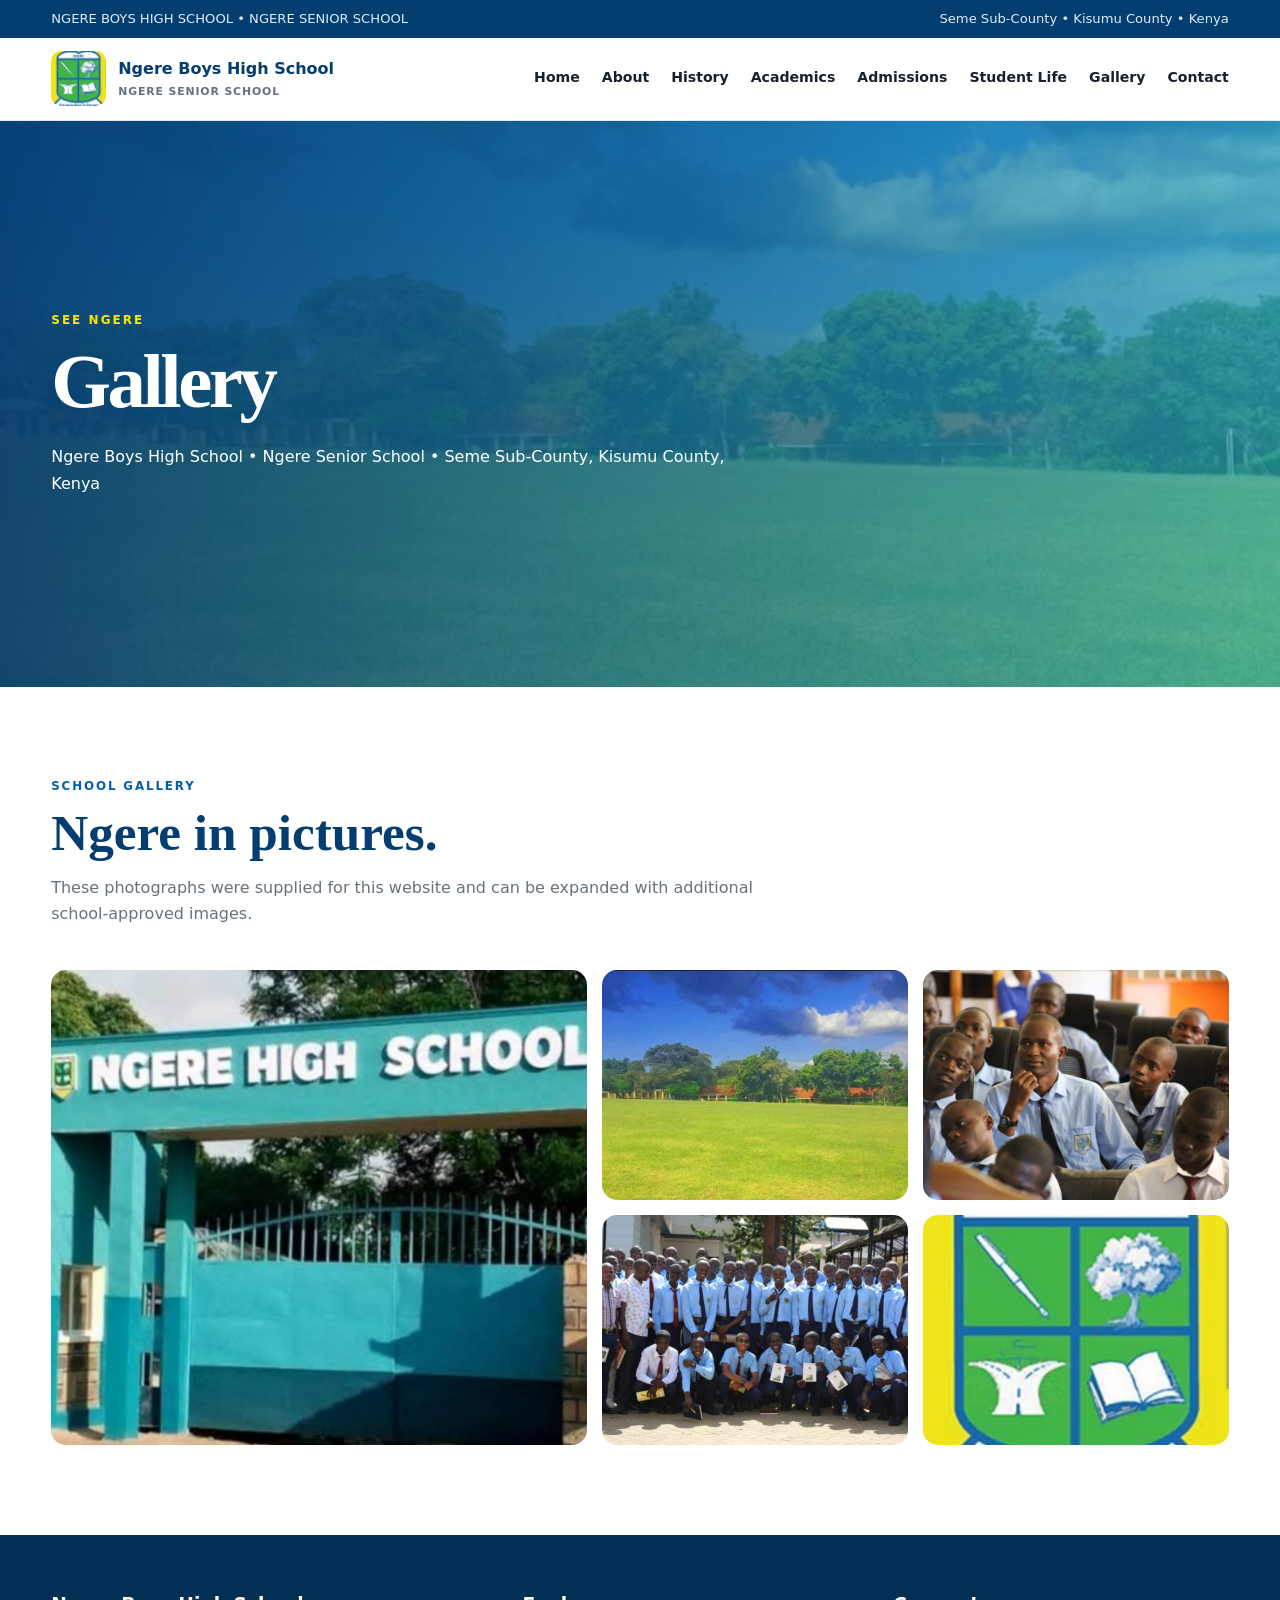
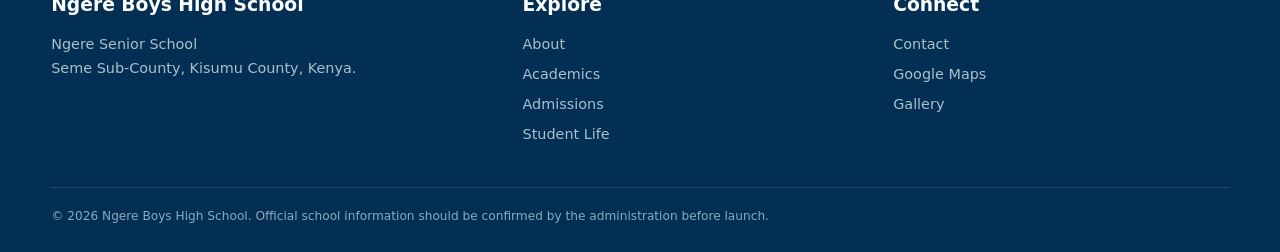
<file: gallery.html>
<!doctype html><html lang="en"><head><meta charset="utf-8"><meta name="viewport" content="width=device-width,initial-scale=1">
<title>Gallery | Ngere Boys High School</title><meta name="description" content="Gallery | Ngere Boys High School — Ngere Senior School, Seme Sub-County, Kisumu County, Kenya.">
<link rel="icon" href="assets/crest.webp"><link rel="stylesheet" href="assets/style.css"></head><body>
<div class="top"><div class="container"><span>NGERE BOYS HIGH SCHOOL • NGERE SENIOR SCHOOL</span><span>Seme Sub-County • Kisumu County • Kenya</span></div></div>
<header><div class="container nav"><a class="brand" href="index.html"><img class="logo" src="assets/crest.webp" alt="Ngere school crest"><div>Ngere Boys High School<small>NGERE SENIOR SCHOOL</small></div></a><button class="menu" aria-label="Open menu">☰</button>
<nav class="navlinks">
<a href="index.html">Home</a><a href="about.html">About</a><a href="history.html">History</a><a href="academics.html">Academics</a>
<a href="admissions.html">Admissions</a><a href="student-life.html">Student Life</a><a href="gallery.html">Gallery</a><a href="contact.html">Contact</a>
</nav></div></header>
<main>
<section class="page-hero"><div class="container"><div class="hero-content"><div class="eyebrow">SEE NGERE</div><h1>Gallery</h1><p>Ngere Boys High School • Ngere Senior School • Seme Sub-County, Kisumu County, Kenya</p></div></div></section>
<section><div class="container"><div class="section-title"><div class="kicker">School gallery</div><h2>Ngere in pictures.</h2><p>These photographs were supplied for this website and can be expanded with additional school-approved images.</p></div><div class="gallery">
<img class="big" src="assets/gate.jpg" alt="Ngere High School entrance">
<img src="assets/grounds.jpg" alt="Ngere grounds">
<img src="assets/students_classroom.jpg" alt="Students">
<img src="assets/students_group.jpg" alt="Students and teachers">
<img src="assets/crest.jpg" alt="Ngere school crest">
</div></div></section>
</main>
<footer><div class="container"><div class="footer-grid"><div><h3>Ngere Boys High School</h3><p>Ngere Senior School<br>Seme Sub-County, Kisumu County, Kenya.</p></div><div><h3>Explore</h3><a href="about.html">About</a><a href="academics.html">Academics</a><a href="admissions.html">Admissions</a><a href="student-life.html">Student Life</a></div><div><h3>Connect</h3><a href="contact.html">Contact</a><a target="_blank" href="https://maps.app.goo.gl/aPsyGhStVt4SxyGu6">Google Maps</a><a href="gallery.html">Gallery</a></div></div><div class="copyright">© <span data-year></span> Ngere Boys High School. Official school information should be confirmed by the administration before launch.</div></div></footer>
<script src="assets/site.js"></script></body></html>
</file>
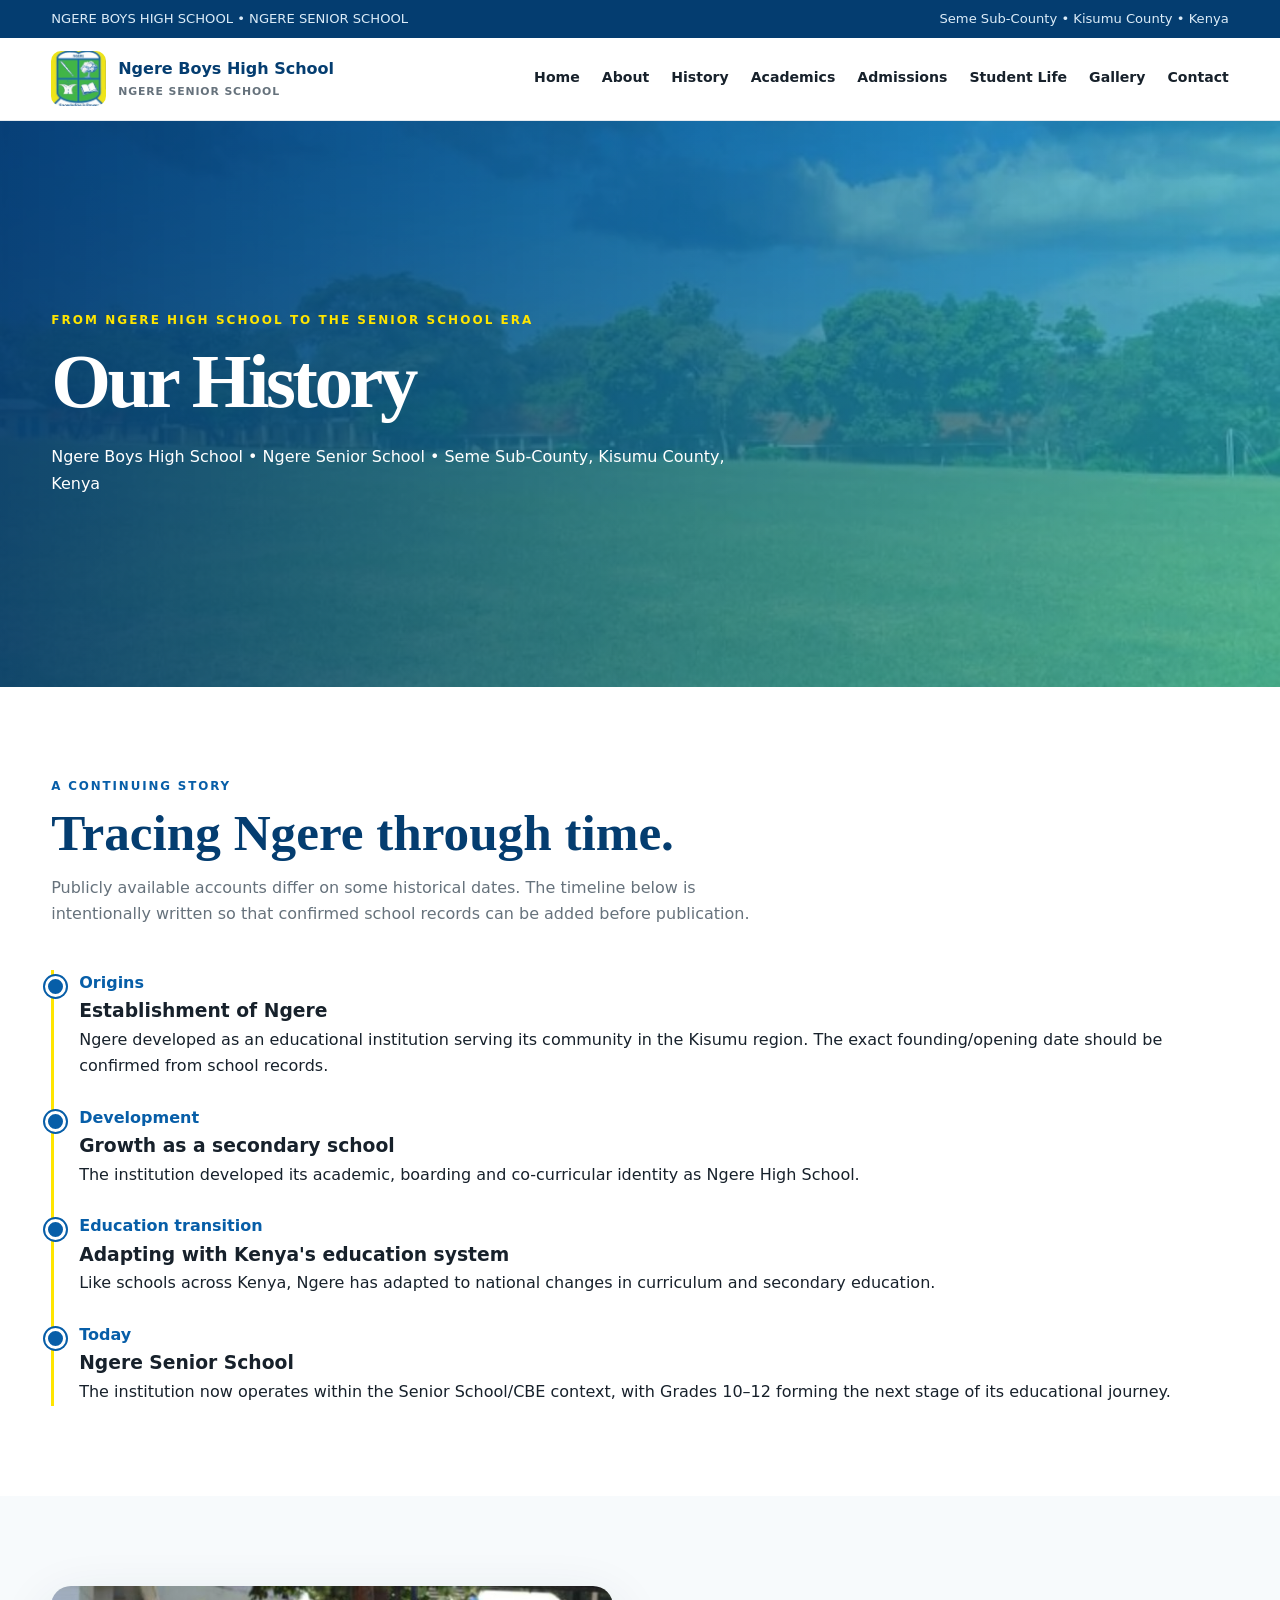
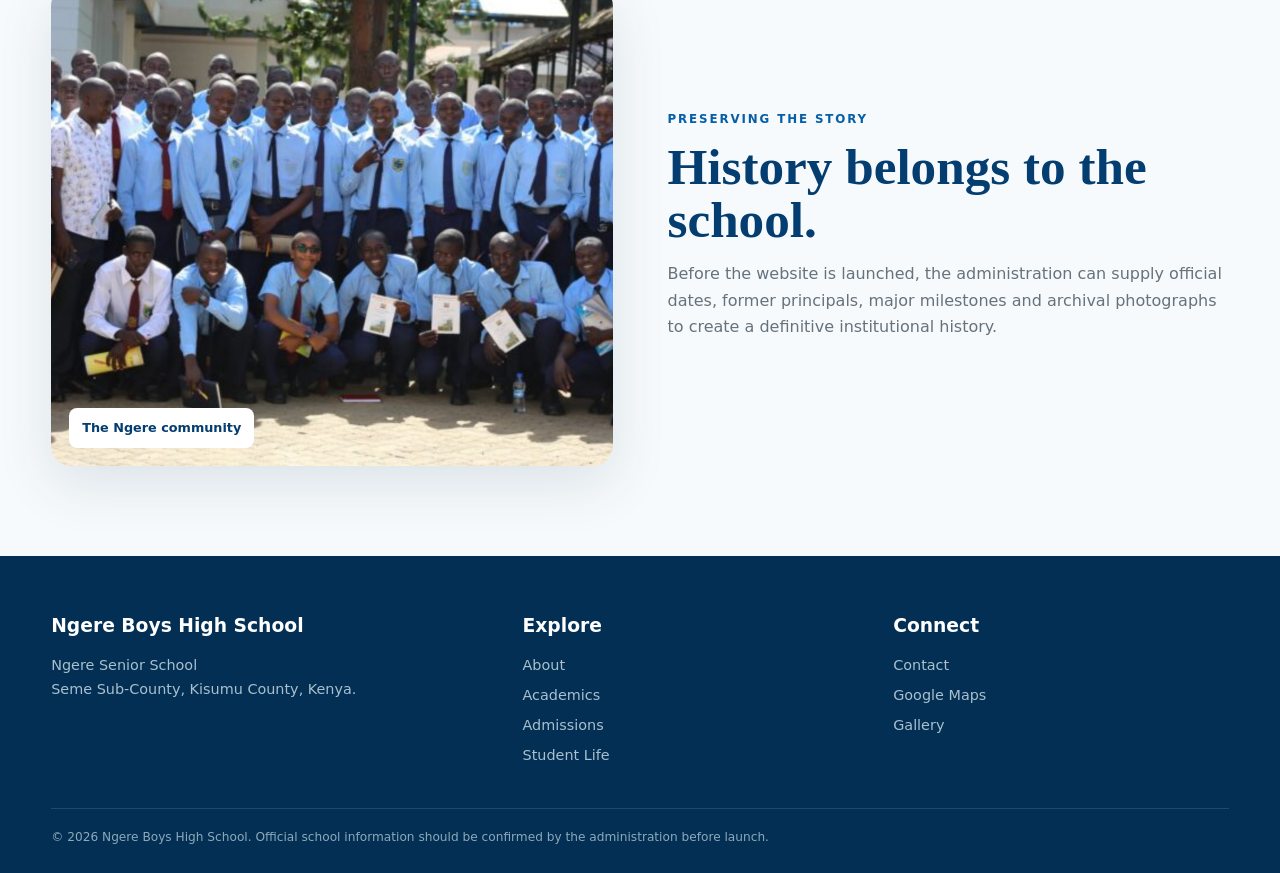
<file: history.html>
<!doctype html><html lang="en"><head><meta charset="utf-8"><meta name="viewport" content="width=device-width,initial-scale=1">
<title>History | Ngere Boys High School</title><meta name="description" content="History | Ngere Boys High School — Ngere Senior School, Seme Sub-County, Kisumu County, Kenya.">
<link rel="icon" href="assets/crest.webp"><link rel="stylesheet" href="assets/style.css"></head><body>
<div class="top"><div class="container"><span>NGERE BOYS HIGH SCHOOL • NGERE SENIOR SCHOOL</span><span>Seme Sub-County • Kisumu County • Kenya</span></div></div>
<header><div class="container nav"><a class="brand" href="index.html"><img class="logo" src="assets/crest.webp" alt="Ngere school crest"><div>Ngere Boys High School<small>NGERE SENIOR SCHOOL</small></div></a><button class="menu" aria-label="Open menu">☰</button>
<nav class="navlinks">
<a href="index.html">Home</a><a href="about.html">About</a><a href="history.html">History</a><a href="academics.html">Academics</a>
<a href="admissions.html">Admissions</a><a href="student-life.html">Student Life</a><a href="gallery.html">Gallery</a><a href="contact.html">Contact</a>
</nav></div></header>
<main>
<section class="page-hero"><div class="container"><div class="hero-content"><div class="eyebrow">FROM NGERE HIGH SCHOOL TO THE SENIOR SCHOOL ERA</div><h1>Our History</h1><p>Ngere Boys High School • Ngere Senior School • Seme Sub-County, Kisumu County, Kenya</p></div></div></section>
<section><div class="container"><div class="section-title"><div class="kicker">A continuing story</div><h2>Tracing Ngere through time.</h2><p>Publicly available accounts differ on some historical dates. The timeline below is intentionally written so that confirmed school records can be added before publication.</p></div><div class="timeline">
<article><b>Origins</b><h3>Establishment of Ngere</h3><p>Ngere developed as an educational institution serving its community in the Kisumu region. The exact founding/opening date should be confirmed from school records.</p></article>
<article><b>Development</b><h3>Growth as a secondary school</h3><p>The institution developed its academic, boarding and co-curricular identity as Ngere High School.</p></article>
<article><b>Education transition</b><h3>Adapting with Kenya's education system</h3><p>Like schools across Kenya, Ngere has adapted to national changes in curriculum and secondary education.</p></article>
<article><b>Today</b><h3>Ngere Senior School</h3><p>The institution now operates within the Senior School/CBE context, with Grades 10–12 forming the next stage of its educational journey.</p></article>
</div></div></section>
<section class="alt"><div class="container two"><div class="image-card"><img src="assets/students_group.jpg" alt="Students and teachers"><div class="image-label">The Ngere community</div></div><div class="copy"><div class="kicker">Preserving the story</div><h2>History belongs to the school.</h2><p>Before the website is launched, the administration can supply official dates, former principals, major milestones and archival photographs to create a definitive institutional history.</p></div></div></section>
</main>
<footer><div class="container"><div class="footer-grid"><div><h3>Ngere Boys High School</h3><p>Ngere Senior School<br>Seme Sub-County, Kisumu County, Kenya.</p></div><div><h3>Explore</h3><a href="about.html">About</a><a href="academics.html">Academics</a><a href="admissions.html">Admissions</a><a href="student-life.html">Student Life</a></div><div><h3>Connect</h3><a href="contact.html">Contact</a><a target="_blank" href="https://maps.app.goo.gl/aPsyGhStVt4SxyGu6">Google Maps</a><a href="gallery.html">Gallery</a></div></div><div class="copyright">© <span data-year></span> Ngere Boys High School. Official school information should be confirmed by the administration before launch.</div></div></footer>
<script src="assets/site.js"></script></body></html>
</file>
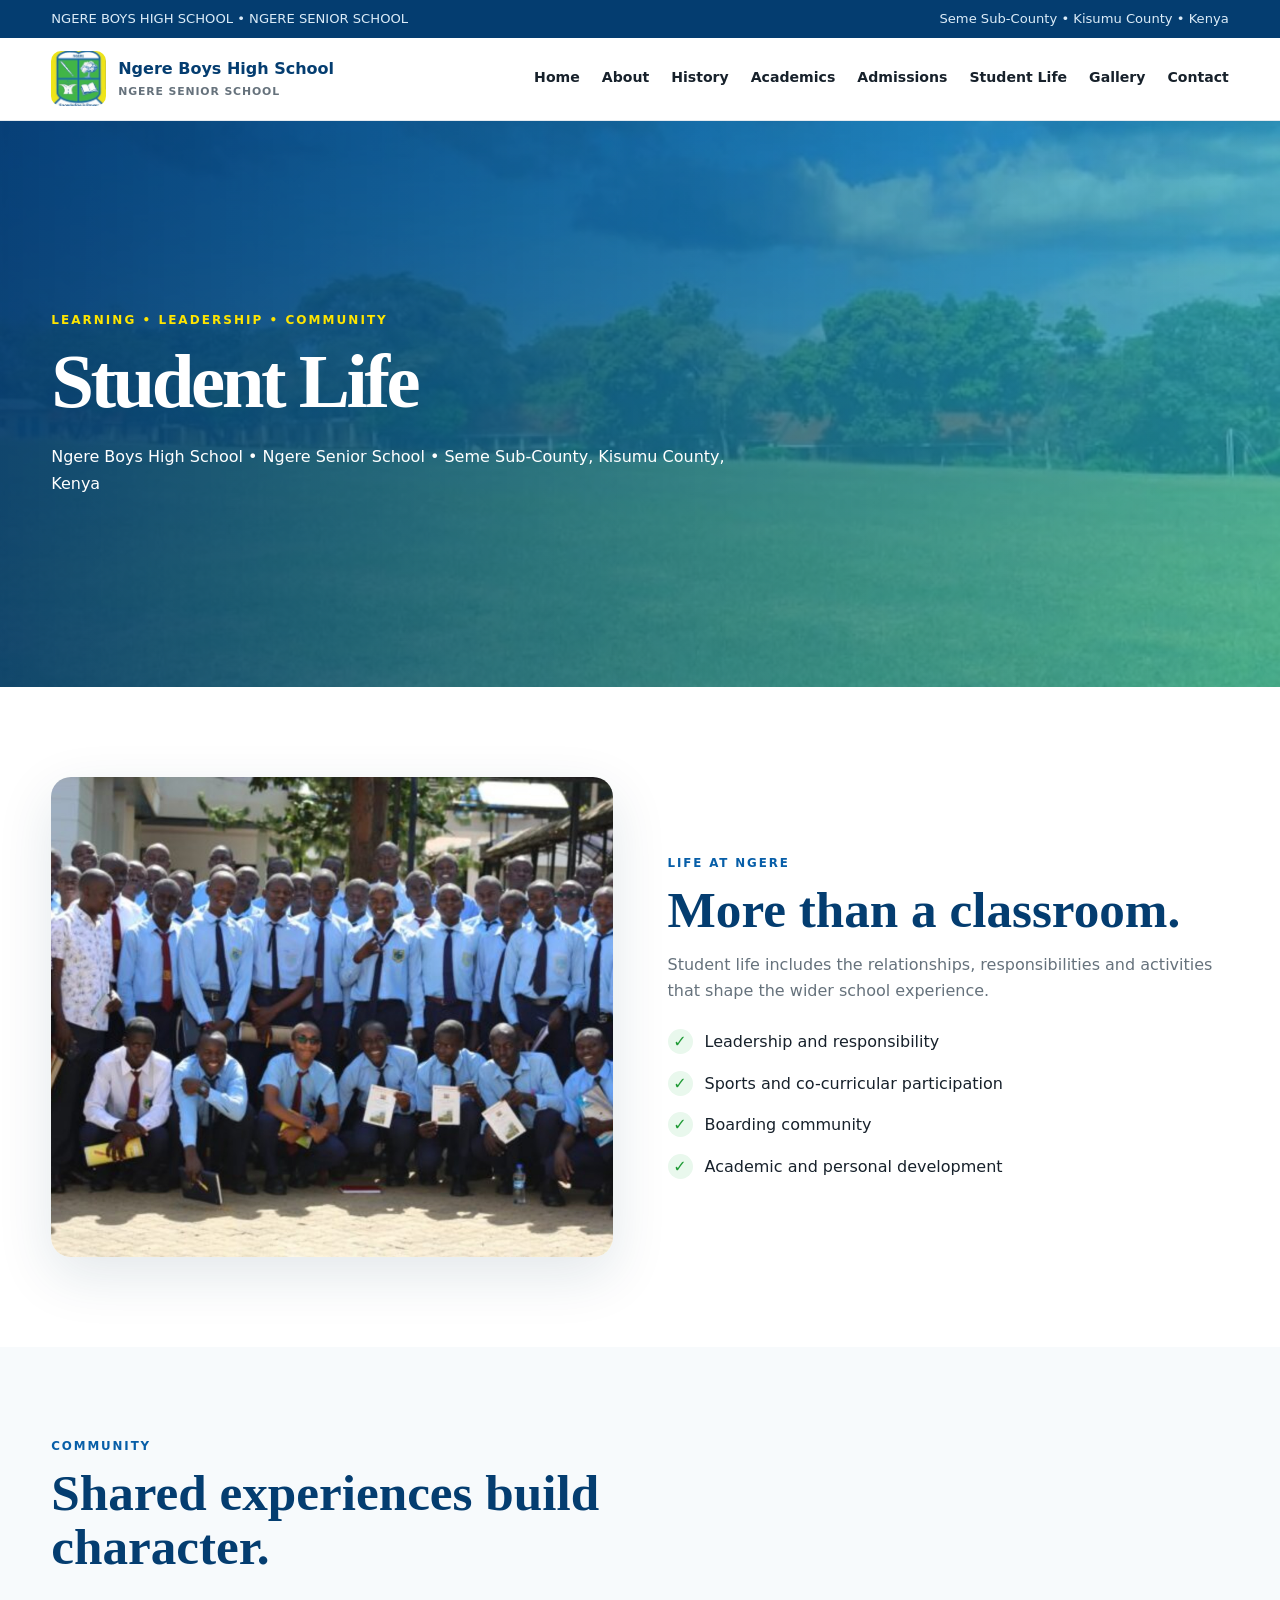
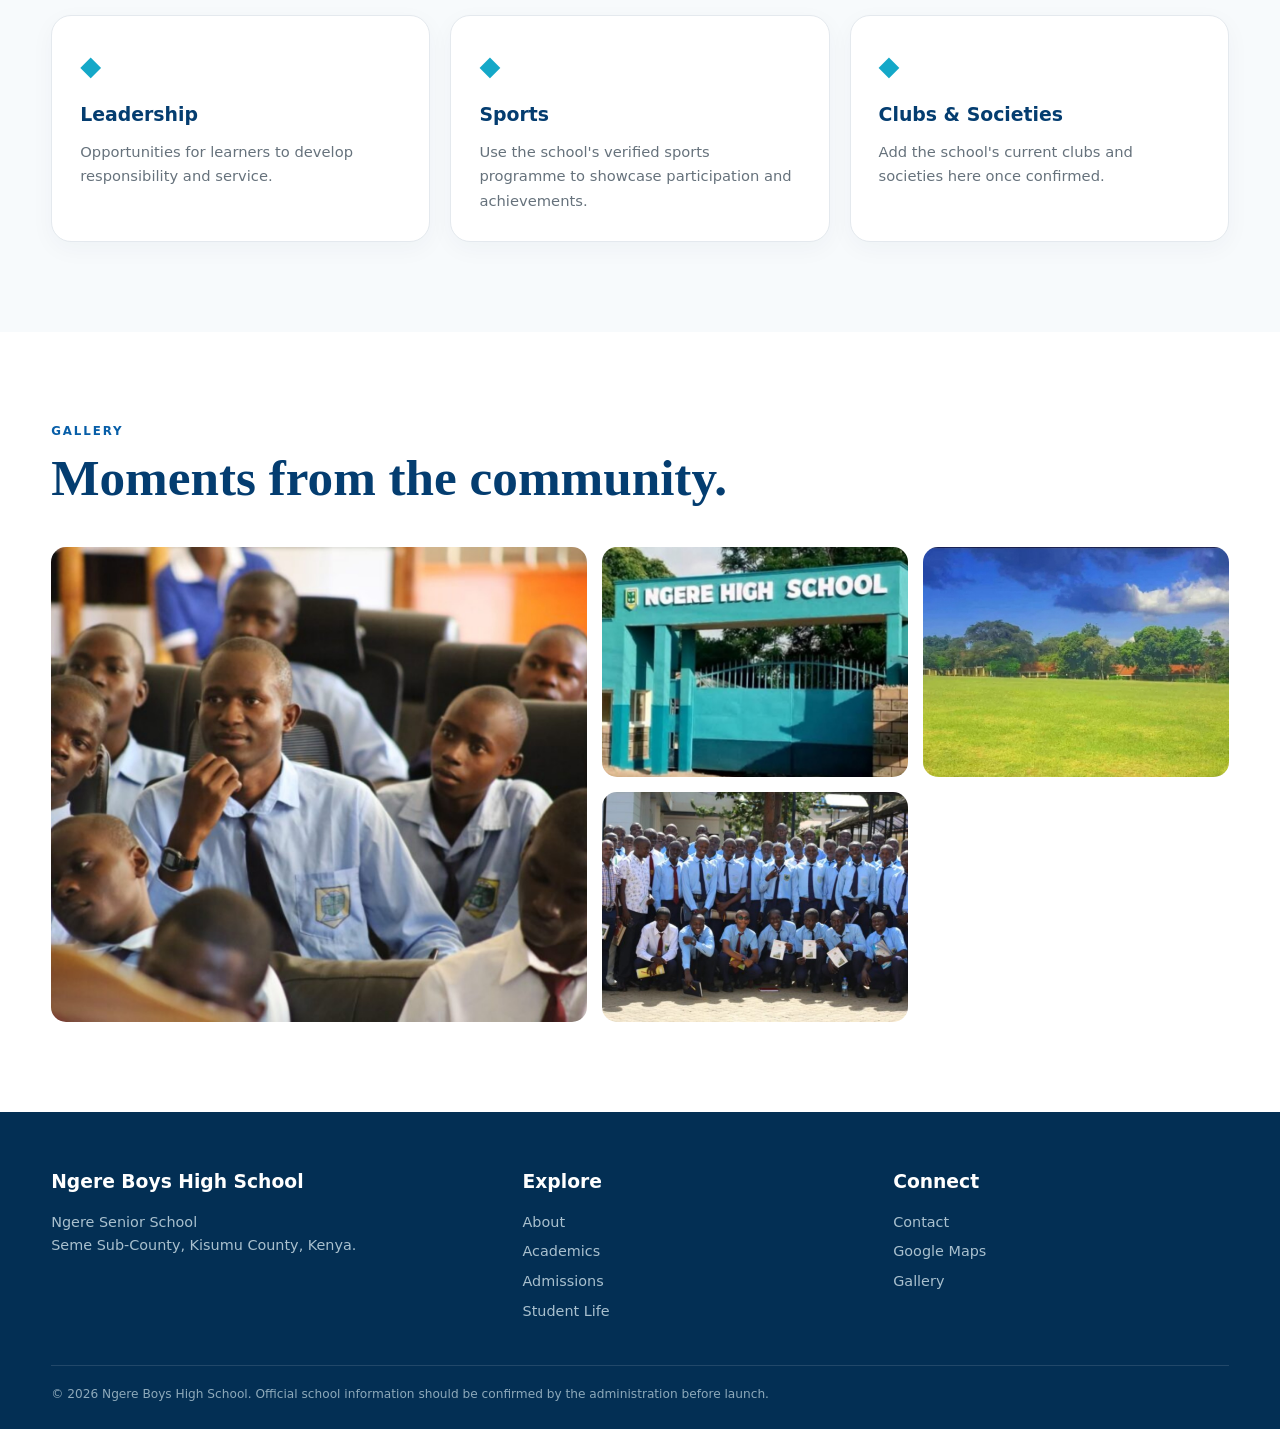
<file: student-life.html>
<!doctype html><html lang="en"><head><meta charset="utf-8"><meta name="viewport" content="width=device-width,initial-scale=1">
<title>Student Life | Ngere Boys High School</title><meta name="description" content="Student Life | Ngere Boys High School — Ngere Senior School, Seme Sub-County, Kisumu County, Kenya.">
<link rel="icon" href="assets/crest.webp"><link rel="stylesheet" href="assets/style.css"></head><body>
<div class="top"><div class="container"><span>NGERE BOYS HIGH SCHOOL • NGERE SENIOR SCHOOL</span><span>Seme Sub-County • Kisumu County • Kenya</span></div></div>
<header><div class="container nav"><a class="brand" href="index.html"><img class="logo" src="assets/crest.webp" alt="Ngere school crest"><div>Ngere Boys High School<small>NGERE SENIOR SCHOOL</small></div></a><button class="menu" aria-label="Open menu">☰</button>
<nav class="navlinks">
<a href="index.html">Home</a><a href="about.html">About</a><a href="history.html">History</a><a href="academics.html">Academics</a>
<a href="admissions.html">Admissions</a><a href="student-life.html">Student Life</a><a href="gallery.html">Gallery</a><a href="contact.html">Contact</a>
</nav></div></header>
<main>
<section class="page-hero"><div class="container"><div class="hero-content"><div class="eyebrow">LEARNING • LEADERSHIP • COMMUNITY</div><h1>Student Life</h1><p>Ngere Boys High School • Ngere Senior School • Seme Sub-County, Kisumu County, Kenya</p></div></div></section>
<section><div class="container two"><div class="image-card"><img src="assets/students_group.jpg" alt="Ngere students and teachers"></div><div class="copy"><div class="kicker">Life at Ngere</div><h2>More than a classroom.</h2><p>Student life includes the relationships, responsibilities and activities that shape the wider school experience.</p><div class="checks"><div><span class="check">✓</span><span>Leadership and responsibility</span></div><div><span class="check">✓</span><span>Sports and co-curricular participation</span></div><div><span class="check">✓</span><span>Boarding community</span></div><div><span class="check">✓</span><span>Academic and personal development</span></div></div></div></div></section>
<section class="alt"><div class="container"><div class="section-title"><div class="kicker">Community</div><h2>Shared experiences build character.</h2></div><div class="cards"><article class="card"><div class="icon">◆</div><h3>Leadership</h3><p>Opportunities for learners to develop responsibility and service.</p></article><article class="card"><div class="icon">◆</div><h3>Sports</h3><p>Use the school's verified sports programme to showcase participation and achievements.</p></article><article class="card"><div class="icon">◆</div><h3>Clubs & Societies</h3><p>Add the school's current clubs and societies here once confirmed.</p></article></div></div></section>
<section><div class="container"><div class="section-title"><div class="kicker">Gallery</div><h2>Moments from the community.</h2></div><div class="gallery"><img class="big" src="assets/students_classroom.jpg" alt="Students"><img src="assets/gate.jpg" alt="School gate"><img src="assets/grounds.jpg" alt="School grounds"><img src="assets/students_group.jpg" alt="Students and teachers"></div></div></section>
</main>
<footer><div class="container"><div class="footer-grid"><div><h3>Ngere Boys High School</h3><p>Ngere Senior School<br>Seme Sub-County, Kisumu County, Kenya.</p></div><div><h3>Explore</h3><a href="about.html">About</a><a href="academics.html">Academics</a><a href="admissions.html">Admissions</a><a href="student-life.html">Student Life</a></div><div><h3>Connect</h3><a href="contact.html">Contact</a><a target="_blank" href="https://maps.app.goo.gl/aPsyGhStVt4SxyGu6">Google Maps</a><a href="gallery.html">Gallery</a></div></div><div class="copyright">© <span data-year></span> Ngere Boys High School. Official school information should be confirmed by the administration before launch.</div></div></footer>
<script src="assets/site.js"></script></body></html>
</file>
<file: assets/style.css>
:root{--blue:#075ea8;--blue-dark:#043d70;--cyan:#14a8c8;--green:#39b54a;--yellow:#ffe500;--ink:#17212b;--muted:#66727c;--white:#fff;--line:#e4e9ee;--paper:#f7fafc;--shadow:0 18px 55px rgba(13,54,84,.12);--radius:20px;--max:1180px}*{box-sizing:border-box;margin:0;padding:0}html{scroll-behavior:smooth}body{font-family:Inter,system-ui,-apple-system,Segoe UI,Roboto,Arial,sans-serif;color:var(--ink);background:#fff;line-height:1.65}a{text-decoration:none;color:inherit}img{max-width:100%;display:block}.container{width:min(var(--max),92%);margin:auto}.top{background:var(--blue-dark);color:#dcecf8;font-size:.82rem}.top .container{display:flex;justify-content:space-between;padding:8px 0;gap:20px}header{background:#fff;border-bottom:1px solid var(--line);position:sticky;top:0;z-index:50}.nav{height:82px;display:flex;align-items:center;justify-content:space-between}.brand{display:flex;align-items:center;gap:12px;color:var(--blue-dark);font-weight:900}.logo{width:55px;height:55px;object-fit:cover;border-radius:10px}.brand small{display:block;font-size:.68rem;letter-spacing:.08em;color:var(--muted);font-weight:700}.navlinks{display:flex;align-items:center;gap:22px;font-size:.88rem;font-weight:750}.navlinks a{padding:28px 0;border-bottom:3px solid transparent}.navlinks a:hover,.navlinks a.active{color:var(--blue);border-color:var(--yellow)}.menu{display:none;border:0;background:none;font-size:1.7rem;color:var(--blue-dark)}.hero{min-height:690px;position:relative;display:flex;align-items:center;background:linear-gradient(90deg,rgba(2,40,75,.88),rgba(5,79,126,.56) 55%,rgba(5,79,126,.15)),url("../assets/gate.jpg") center/cover}.hero:after{content:"";position:absolute;left:0;right:0;bottom:0;height:8px;background:linear-gradient(90deg,var(--yellow),var(--green),var(--cyan),var(--blue))}.hero-content{position:relative;z-index:2;color:#fff;max-width:720px;padding:100px 0}.eyebrow{text-transform:uppercase;letter-spacing:.17em;font-weight:900;color:var(--yellow);font-size:.75rem;margin-bottom:15px}h1{font-family:Georgia,serif;font-size:clamp(3.1rem,7vw,6.2rem);line-height:.96;letter-spacing:-.045em;margin-bottom:25px}.hero p{font-size:1.13rem;max-width:650px;color:#eef8ff}.actions{display:flex;flex-wrap:wrap;gap:12px;margin-top:30px}.btn{display:inline-flex;align-items:center;justify-content:center;padding:13px 20px;border-radius:8px;font-weight:850;border:1px solid transparent;transition:.2s}.btn.primary{background:var(--yellow);color:#15212a}.btn.primary:hover{transform:translateY(-2px)}.btn.outline{border-color:rgba(255,255,255,.65);color:#fff;background:rgba(0,0,0,.08)}.btn.blue{background:var(--blue);color:#fff}.band{background:var(--yellow);padding:20px 0}.band .container{display:grid;grid-template-columns:repeat(4,1fr);gap:0}.band-item{padding:8px 22px;border-right:1px solid rgba(0,0,0,.15)}.band-item:last-child{border:0}.band strong{display:block;color:var(--blue-dark);font-size:1.25rem}.band span{font-size:.75rem;font-weight:700}section{padding:90px 0}.alt{background:var(--paper)}.section-title{max-width:720px;margin-bottom:42px}.kicker{font-size:.74rem;font-weight:900;letter-spacing:.16em;text-transform:uppercase;color:var(--blue)}h2{font-family:Georgia,serif;color:var(--blue-dark);font-size:clamp(2.3rem,4vw,3.7rem);line-height:1.04;margin:10px 0 15px}.section-title p,.copy p{color:var(--muted)}.two{display:grid;grid-template-columns:1fr 1fr;gap:55px;align-items:center}.image-card{border-radius:var(--radius);overflow:hidden;box-shadow:var(--shadow);position:relative}.image-card img{width:100%;height:480px;object-fit:cover}.image-label{position:absolute;left:18px;bottom:18px;background:#fff;padding:9px 13px;border-radius:8px;font-weight:850;color:var(--blue-dark);font-size:.8rem}.checks{display:grid;gap:15px;margin-top:25px}.checks div{display:flex;gap:12px}.check{width:25px;height:25px;border-radius:50%;background:#e9f8ed;color:#209b36;display:grid;place-items:center;font-weight:900;flex:none}.cards{display:grid;grid-template-columns:repeat(3,1fr);gap:20px}.card{background:#fff;border:1px solid var(--line);border-radius:var(--radius);padding:28px;box-shadow:0 7px 25px rgba(20,55,80,.04);transition:.2s}.card:hover{box-shadow:var(--shadow);transform:translateY(-3px)}.card h3{color:var(--blue-dark);font-size:1.18rem;margin:10px 0}.card p{color:var(--muted);font-size:.92rem}.icon{font-size:1.7rem;color:var(--cyan)}.pathways{background:var(--blue-dark);color:#fff}.pathways h2{color:#fff}.pathways .section-title p{color:#cfe1ed}.pathways .card{background:rgba(255,255,255,.06);border-color:rgba(255,255,255,.13)}.pathways .card h3{color:var(--yellow)}.pathways .card p{color:#d4e2eb}.gallery{display:grid;grid-template-columns:1.4fr .8fr .8fr;grid-auto-rows:230px;gap:15px}.gallery img{width:100%;height:100%;object-fit:cover;border-radius:15px}.gallery .big{grid-row:span 2}.news-grid{display:grid;grid-template-columns:1.2fr .8fr;gap:20px}.contact-grid{display:grid;grid-template-columns:.8fr 1.2fr;gap:25px}.contact-card{background:#fff;border:1px solid var(--line);border-radius:var(--radius);padding:30px}.contact-item{padding:14px 0;border-bottom:1px solid var(--line)}.contact-item:last-child{border:0}.contact-item b{display:block;color:var(--blue-dark)}.mapbox{min-height:100%;background:linear-gradient(135deg,#dff1f5,#eef6e6);border-radius:var(--radius);display:grid;place-items:center;text-align:center;padding:30px}.page-hero{background:linear-gradient(90deg,rgba(4,61,112,.92),rgba(20,168,200,.6)),url("../assets/grounds.jpg") center/cover;min-height:340px;display:flex;align-items:center;color:#fff}.page-hero h1{font-size:clamp(2.8rem,6vw,5rem)}.page-hero p{max-width:700px}.timeline{border-left:3px solid var(--yellow);padding-left:25px;display:grid;gap:25px}.timeline article{position:relative}.timeline article:before{content:"";position:absolute;left:-34px;top:6px;width:15px;height:15px;border-radius:50%;background:var(--blue);border:3px solid #fff;box-shadow:0 0 0 2px var(--blue)}.timeline b{color:var(--blue)}.form{display:grid;gap:15px}.form input,.form textarea,.form select{width:100%;padding:13px;border:1px solid var(--line);border-radius:8px;font:inherit}.form textarea{min-height:150px}footer{background:#032f54;color:#cfe1ed;padding:55px 0 25px}.footer-grid{display:grid;grid-template-columns:1.3fr 1fr 1fr;gap:35px}.footer-grid h3{color:#fff;margin-bottom:13px}.footer-grid a,.footer-grid p{display:block;color:#a9c0ce;font-size:.9rem;margin:6px 0}.copyright{border-top:1px solid rgba(255,255,255,.12);margin-top:35px;padding-top:18px;font-size:.76rem;color:#8da9ba}@media(max-width:900px){.navlinks{display:none;position:absolute;left:0;right:0;top:82px;background:#fff;padding:18px 5%;flex-direction:column;align-items:flex-start;gap:0;border-bottom:1px solid var(--line)}.navlinks.open{display:flex}.navlinks a{padding:10px 0;width:100%}.menu{display:block}.band .container{grid-template-columns:repeat(2,1fr)}.band-item:nth-child(2){border-right:0}.band-item{border-bottom:1px solid rgba(0,0,0,.12)}.two,.contact-grid,.news-grid{grid-template-columns:1fr}.cards{grid-template-columns:1fr 1fr}.footer-grid{grid-template-columns:1fr 1fr}}@media(max-width:600px){.top .container{display:block;text-align:center}.top .container span:last-child{display:none}.nav{height:72px}.navlinks{top:72px}.hero{min-height:620px}.hero-content{padding:75px 0}section{padding:65px 0}.cards{grid-template-columns:1fr}.gallery{grid-template-columns:1fr 1fr;grid-auto-rows:180px}.gallery .big{grid-column:span 2}.band .container{grid-template-columns:1fr 1fr}.band-item{padding:8px 12px}.footer-grid{grid-template-columns:1fr}.image-card img{height:360px}}
</file>
